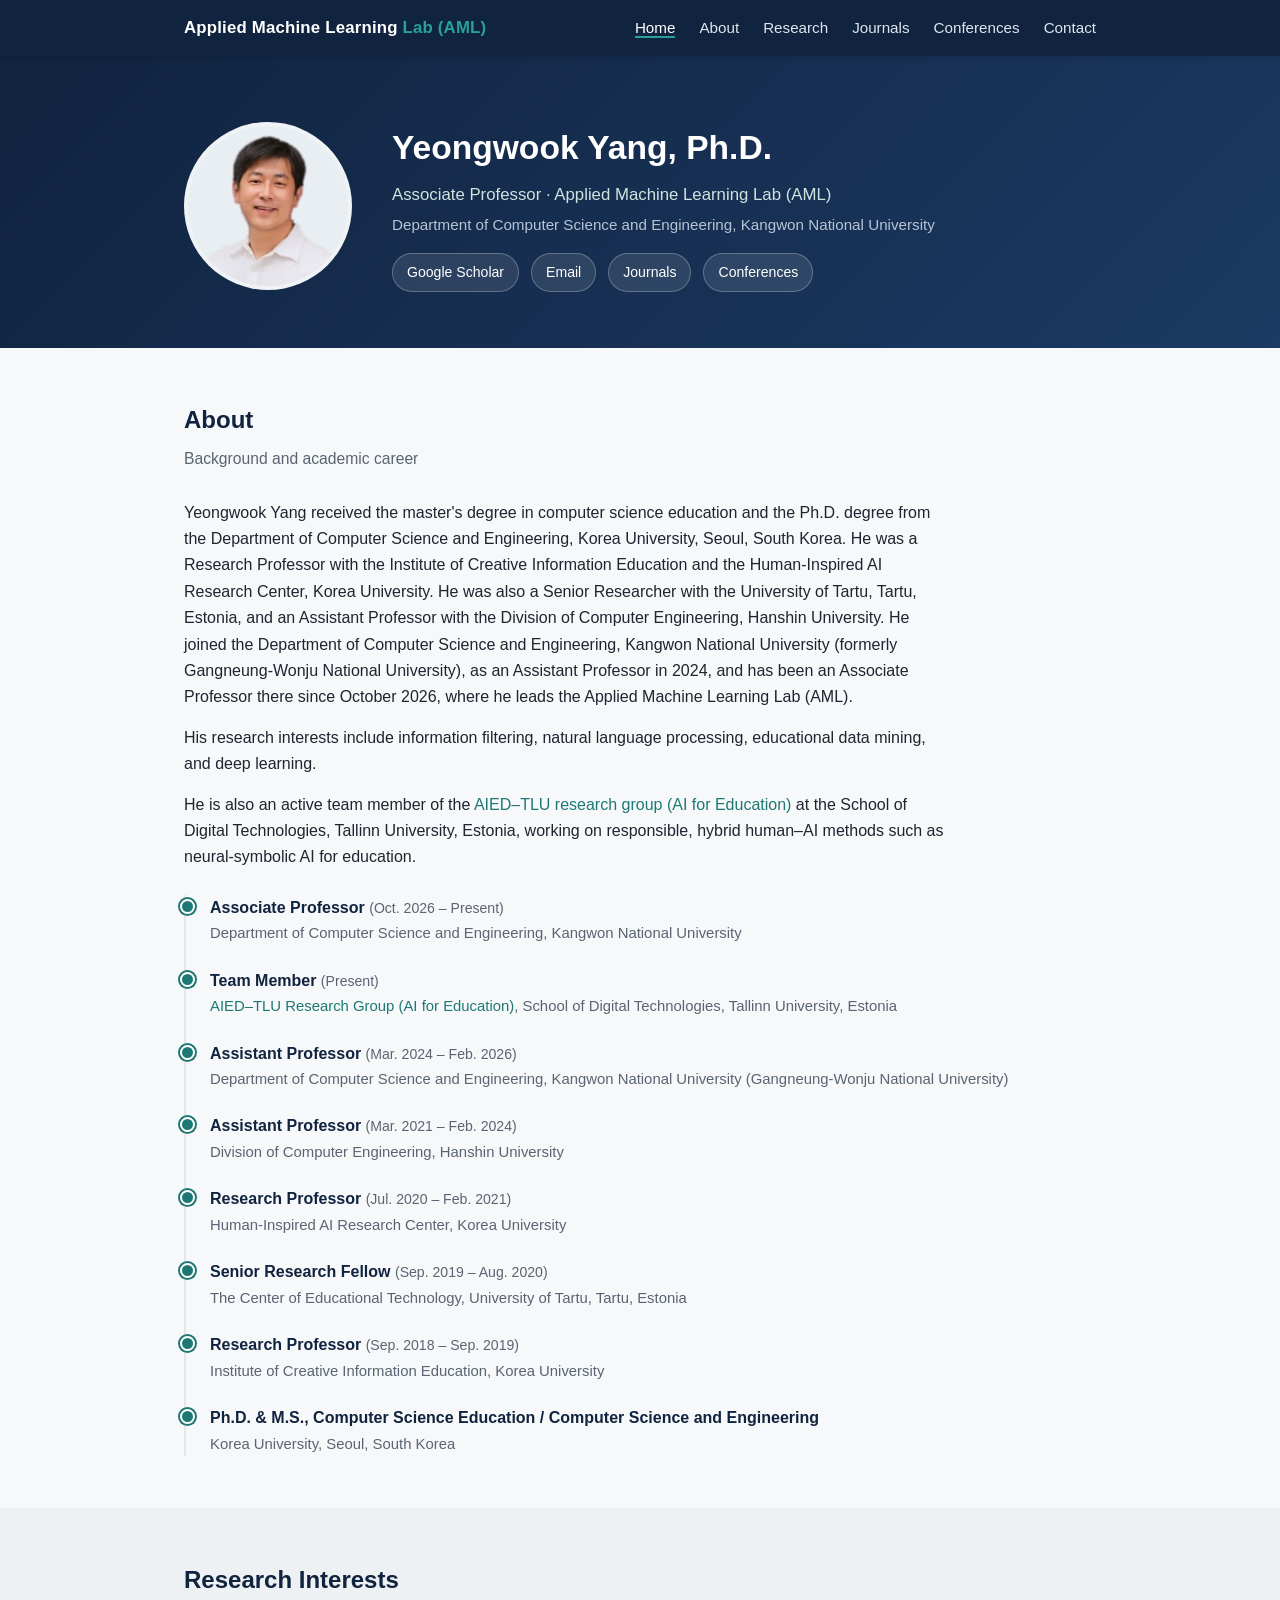
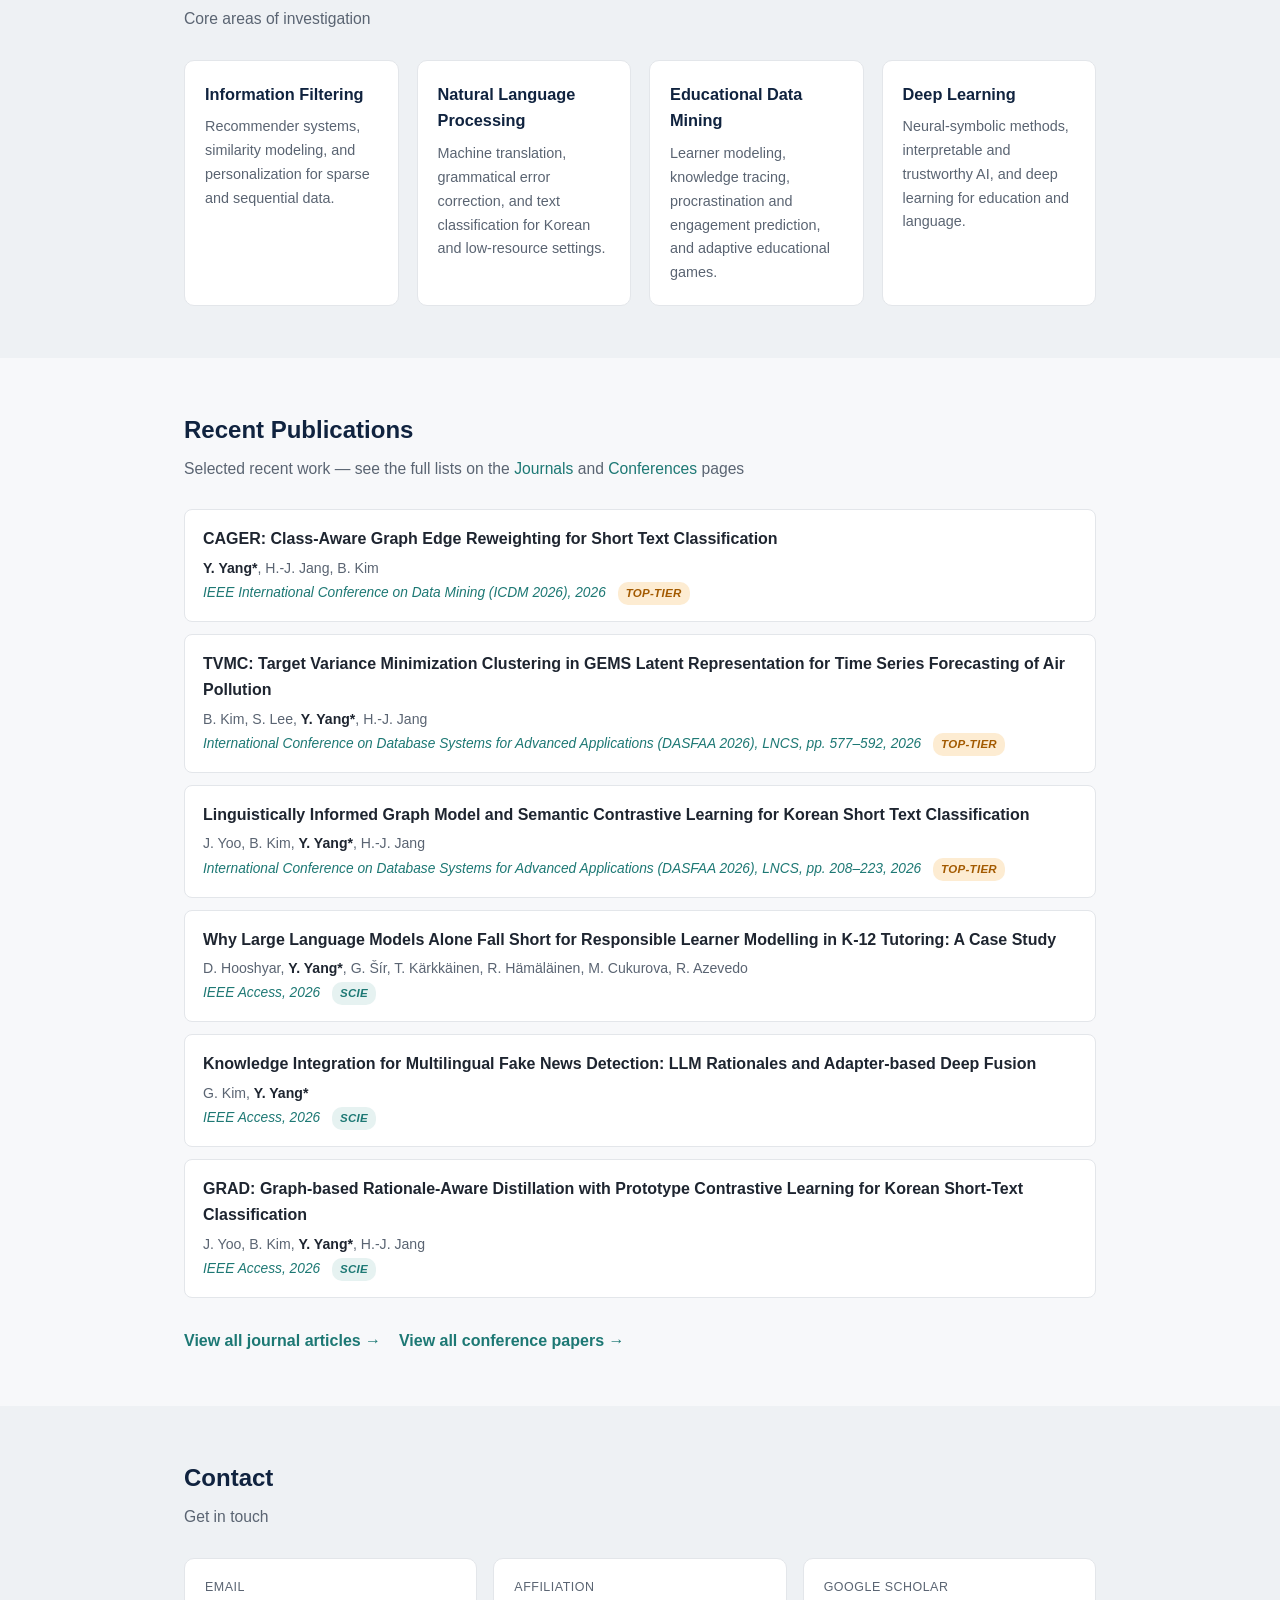
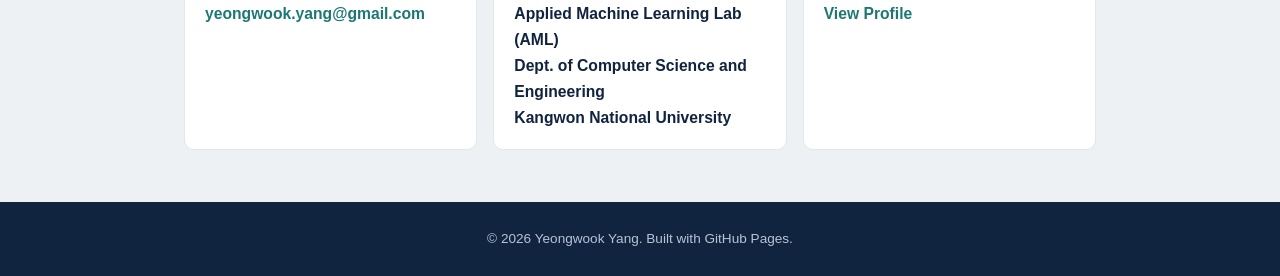
<file: index.html>
<!DOCTYPE html>
<html lang="ko">
<head>
<meta charset="UTF-8">
<meta name="viewport" content="width=device-width, initial-scale=1.0">
<title>Yeongwook Yang | Applied Machine Learning Lab (AML)</title>
<meta name="description" content="Yeongwook Yang, Ph.D. — Associate Professor, Applied Machine Learning Lab (AML), Department of Computer Science and Engineering, Kangwon National University. Research: information filtering, NLP, educational data mining, deep learning.">
<link rel="stylesheet" href="css/style.css">
</head>
<body>

<header class="site-header">
  <div class="nav-wrap">
    <div class="brand">Applied Machine Learning <span>Lab (AML)</span></div>
    <nav class="site-nav">
      <ul>
        <li><a href="index.html" class="active">Home</a></li>
        <li><a href="index.html#about">About</a></li>
        <li><a href="index.html#research">Research</a></li>
        <li><a href="journals.html">Journals</a></li>
        <li><a href="conferences.html">Conferences</a></li>
        <li><a href="index.html#contact">Contact</a></li>
      </ul>
    </nav>
  </div>
</header>

<section class="hero">
  <div class="container hero-inner">
    <div class="hero-photo">
      <img src="assets/profile.png" alt="Yeongwook Yang">
    </div>
    <div class="hero-text">
      <h1>Yeongwook Yang, Ph.D.</h1>
      <div class="title-line">Associate Professor · Applied Machine Learning Lab (AML)</div>
      <div class="affil-line">Department of Computer Science and Engineering, Kangwon National University</div>
      <div class="hero-links">
        <a href="https://scholar.google.com/citations?user=EOX_onwAAAAJ&hl=ko" target="_blank" rel="noopener">Google Scholar</a>
        <a href="mailto:yeongwook.yang@gmail.com">Email</a>
        <a href="journals.html">Journals</a>
        <a href="conferences.html">Conferences</a>
      </div>
    </div>
  </div>
</section>

<section id="about">
  <div class="container">
    <h2 class="section-title">About</h2>
    <p class="section-sub">Background and academic career</p>
    <div class="about-text">
      <p>
        Yeongwook Yang received the master's degree in computer science education and the
        Ph.D. degree from the Department of Computer Science and Engineering, Korea University,
        Seoul, South Korea. He was a Research Professor with the Institute of Creative Information
        Education and the Human-Inspired AI Research Center, Korea University. He was also a Senior Researcher with the
        University of Tartu, Tartu, Estonia, and an Assistant Professor with the Division of
        Computer Engineering, Hanshin University. He joined the Department of Computer Science and
        Engineering, Kangwon National University (formerly Gangneung-Wonju National University), as an
        Assistant Professor in 2024, and has been an Associate Professor there since October 2026,
        where he leads the Applied Machine Learning Lab (AML).
      </p>
      <p>
        His research interests include information filtering, natural language processing,
        educational data mining, and deep learning.
      </p>
      <p>
        He is also an active team member of the
        <a href="https://www.aied-tlu.ee/" target="_blank" rel="noopener">AIED–TLU research group (AI for Education)</a>
        at the School of Digital Technologies, Tallinn University, Estonia, working on responsible,
        hybrid human–AI methods such as neural-symbolic AI for education.
      </p>
    </div>

    <ul class="timeline">
      <li>
        <div class="role">Associate Professor <span class="period">(Oct. 2026 – Present)</span></div>
        <div class="org">Department of Computer Science and Engineering, Kangwon National University</div>
      </li>
      <li>
        <div class="role">Team Member <span class="period">(Present)</span></div>
        <div class="org"><a href="https://www.aied-tlu.ee/" target="_blank" rel="noopener">AIED–TLU Research Group (AI for Education)</a>, School of Digital Technologies, Tallinn University, Estonia</div>
      </li>
      <li>
        <div class="role">Assistant Professor <span class="period">(Mar. 2024 – Feb. 2026)</span></div>
        <div class="org">Department of Computer Science and Engineering, Kangwon National University (Gangneung-Wonju National University)</div>
      </li>
      <li>
        <div class="role">Assistant Professor <span class="period">(Mar. 2021 – Feb. 2024)</span></div>
        <div class="org">Division of Computer Engineering, Hanshin University</div>
      </li>
      <li>
        <div class="role">Research Professor <span class="period">(Jul. 2020 – Feb. 2021)</span></div>
        <div class="org">Human-Inspired AI Research Center, Korea University</div>
      </li>
      <li>
        <div class="role">Senior Research Fellow <span class="period">(Sep. 2019 – Aug. 2020)</span></div>
        <div class="org">The Center of Educational Technology, University of Tartu, Tartu, Estonia</div>
      </li>
      <li>
        <div class="role">Research Professor <span class="period">(Sep. 2018 – Sep. 2019)</span></div>
        <div class="org">Institute of Creative Information Education, Korea University</div>
      </li>
      <li>
        <div class="role">Ph.D. &amp; M.S., Computer Science Education / Computer Science and Engineering</div>
        <div class="org">Korea University, Seoul, South Korea</div>
      </li>
    </ul>
  </div>
</section>

<section id="research" class="alt">
  <div class="container">
    <h2 class="section-title">Research Interests</h2>
    <p class="section-sub">Core areas of investigation</p>
    <div class="interest-grid">
      <div class="interest-card">
        <h3>Information Filtering</h3>
        <p>Recommender systems, similarity modeling, and personalization for sparse and sequential data.</p>
      </div>
      <div class="interest-card">
        <h3>Natural Language Processing</h3>
        <p>Machine translation, grammatical error correction, and text classification for Korean and low-resource settings.</p>
      </div>
      <div class="interest-card">
        <h3>Educational Data Mining</h3>
        <p>Learner modeling, knowledge tracing, procrastination and engagement prediction, and adaptive educational games.</p>
      </div>
      <div class="interest-card">
        <h3>Deep Learning</h3>
        <p>Neural-symbolic methods, interpretable and trustworthy AI, and deep learning for education and language.</p>
      </div>
    </div>
  </div>
</section>

<section id="recent-pubs">
  <div class="container">
    <h2 class="section-title">Recent Publications</h2>
    <p class="section-sub">Selected recent work — see the full lists on the <a href="journals.html">Journals</a> and <a href="conferences.html">Conferences</a> pages</p>
    <ul class="pub-list pub-preview-list">
      <li class="pub-item">
        <div class="pub-title">CAGER: Class-Aware Graph Edge Reweighting for Short Text Classification</div>
        <div class="pub-authors"><strong class="me">Y. Yang*</strong>, H.-J. Jang, B. Kim</div>
        <div class="pub-venue">IEEE International Conference on Data Mining (ICDM 2026), 2026 <span class="pub-badge badge-top">Top-tier</span></div>
      </li>
      <li class="pub-item">
        <div class="pub-title">TVMC: Target Variance Minimization Clustering in GEMS Latent Representation for Time Series Forecasting of Air Pollution</div>
        <div class="pub-authors">B. Kim, S. Lee, <strong class="me">Y. Yang*</strong>, H.-J. Jang</div>
        <div class="pub-venue">International Conference on Database Systems for Advanced Applications (DASFAA 2026), LNCS, pp. 577–592, 2026 <span class="pub-badge badge-top">Top-tier</span></div>
      </li>
      <li class="pub-item">
        <div class="pub-title">Linguistically Informed Graph Model and Semantic Contrastive Learning for Korean Short Text Classification</div>
        <div class="pub-authors">J. Yoo, B. Kim, <strong class="me">Y. Yang*</strong>, H.-J. Jang</div>
        <div class="pub-venue">International Conference on Database Systems for Advanced Applications (DASFAA 2026), LNCS, pp. 208–223, 2026 <span class="pub-badge badge-top">Top-tier</span></div>
      </li>
      <li class="pub-item">
        <div class="pub-title">Why Large Language Models Alone Fall Short for Responsible Learner Modelling in K-12 Tutoring: A Case Study</div>
        <div class="pub-authors">D. Hooshyar, <strong class="me">Y. Yang*</strong>, G. Šír, T. Kärkkäinen, R. Hämäläinen, M. Cukurova, R. Azevedo</div>
        <div class="pub-venue">IEEE Access, 2026 <span class="pub-badge">SCIE</span></div>
      </li>
      <li class="pub-item">
        <div class="pub-title">Knowledge Integration for Multilingual Fake News Detection: LLM Rationales and Adapter-based Deep Fusion</div>
        <div class="pub-authors">G. Kim, <strong class="me">Y. Yang*</strong></div>
        <div class="pub-venue">IEEE Access, 2026 <span class="pub-badge">SCIE</span></div>
      </li>
      <li class="pub-item">
        <div class="pub-title">GRAD: Graph-based Rationale-Aware Distillation with Prototype Contrastive Learning for Korean Short-Text Classification</div>
        <div class="pub-authors">J. Yoo, B. Kim, <strong class="me">Y. Yang*</strong>, H.-J. Jang</div>
        <div class="pub-venue">IEEE Access, 2026 <span class="pub-badge">SCIE</span></div>
      </li>
    </ul>
    <a class="view-all-link" href="journals.html">View all journal articles &rarr;</a>
    &nbsp;&nbsp;
    <a class="view-all-link" href="conferences.html">View all conference papers &rarr;</a>
  </div>
</section>

<section id="contact" class="alt">
  <div class="container">
    <h2 class="section-title">Contact</h2>
    <p class="section-sub">Get in touch</p>
    <div class="contact-grid">
      <div class="contact-card">
        <div class="label">Email</div>
        <div class="value"><a href="mailto:yeongwook.yang@gmail.com">yeongwook.yang@gmail.com</a></div>
      </div>
      <div class="contact-card">
        <div class="label">Affiliation</div>
        <div class="value">Applied Machine Learning Lab (AML)<br>Dept. of Computer Science and Engineering<br>Kangwon National University</div>
      </div>
      <div class="contact-card">
        <div class="label">Google Scholar</div>
        <div class="value"><a href="https://scholar.google.com/citations?user=EOX_onwAAAAJ&hl=ko" target="_blank" rel="noopener">View Profile</a></div>
      </div>
    </div>
  </div>
</section>

<footer class="site-footer">
  <div class="container">
    &copy; <span id="year"></span> Yeongwook Yang. Built with GitHub Pages.
  </div>
</footer>

<script>
  document.getElementById('year').textContent = new Date().getFullYear();
</script>
</body>
</html>
</file>
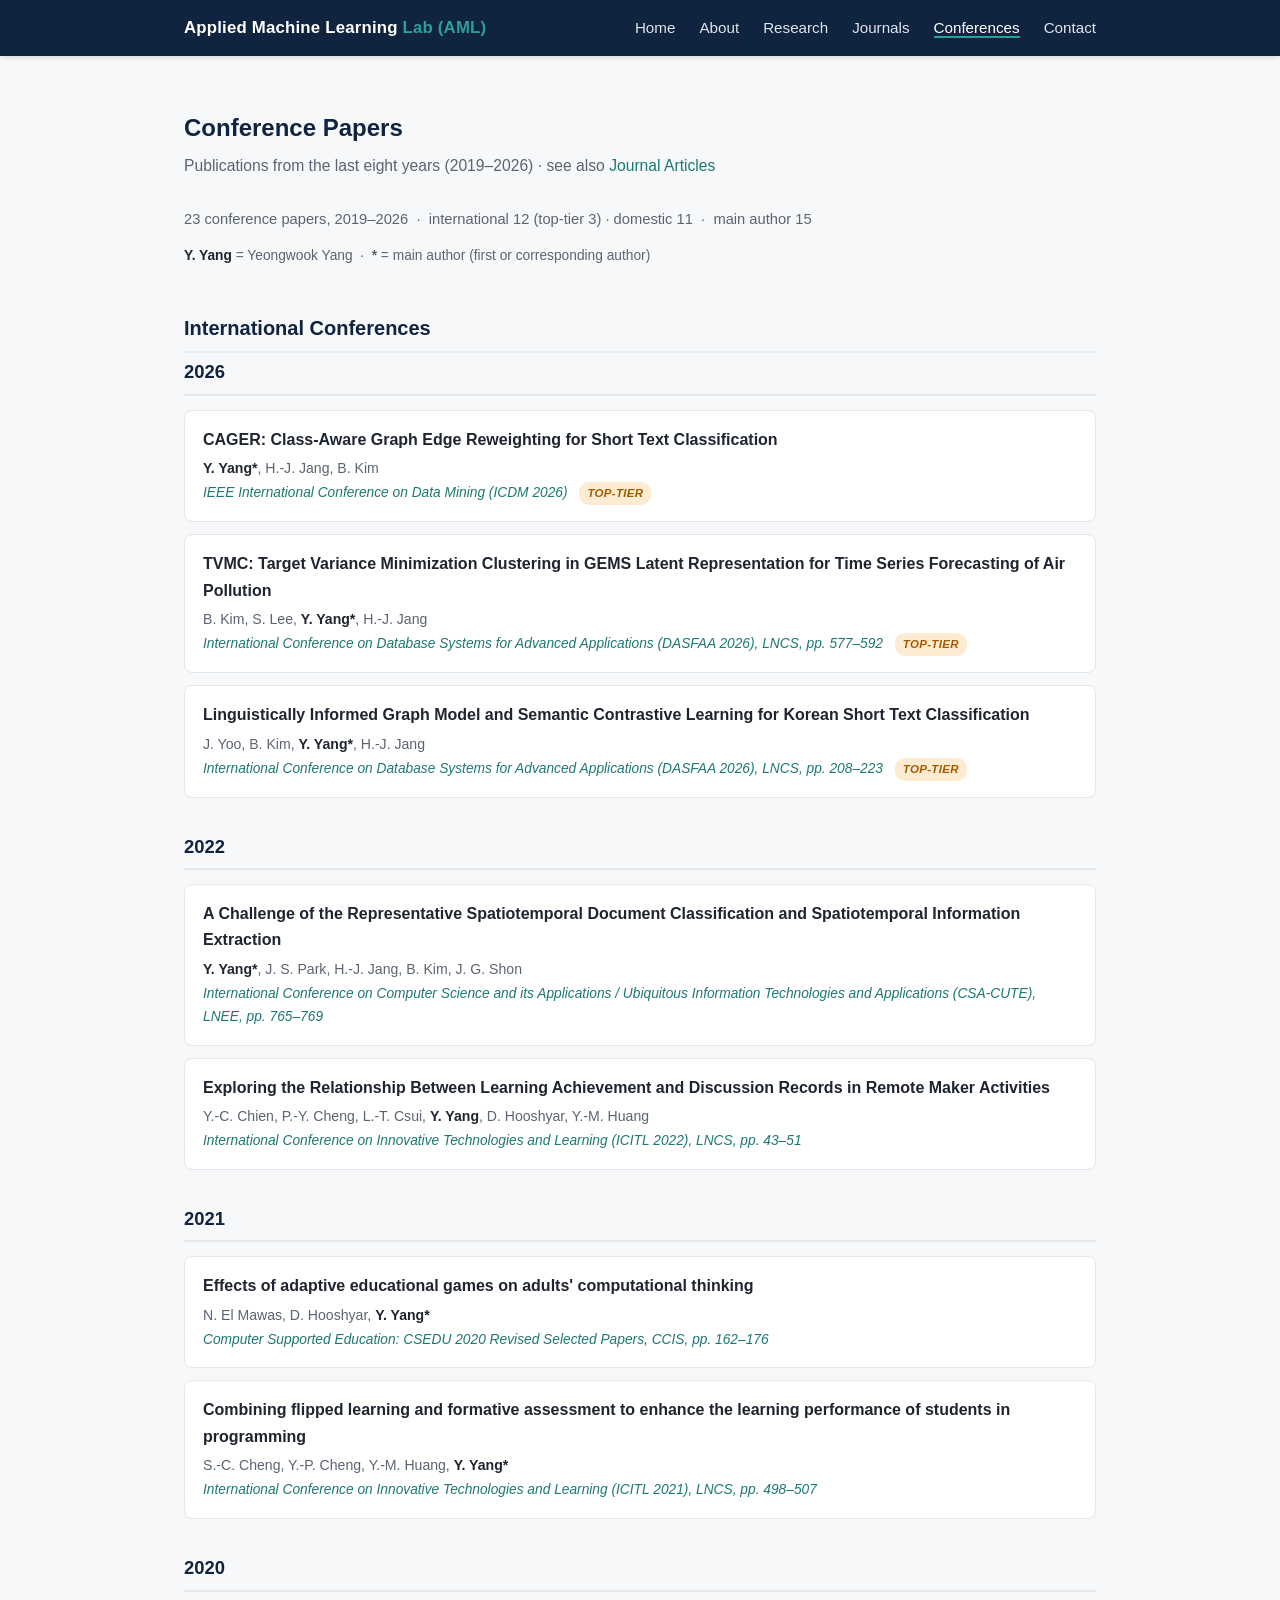
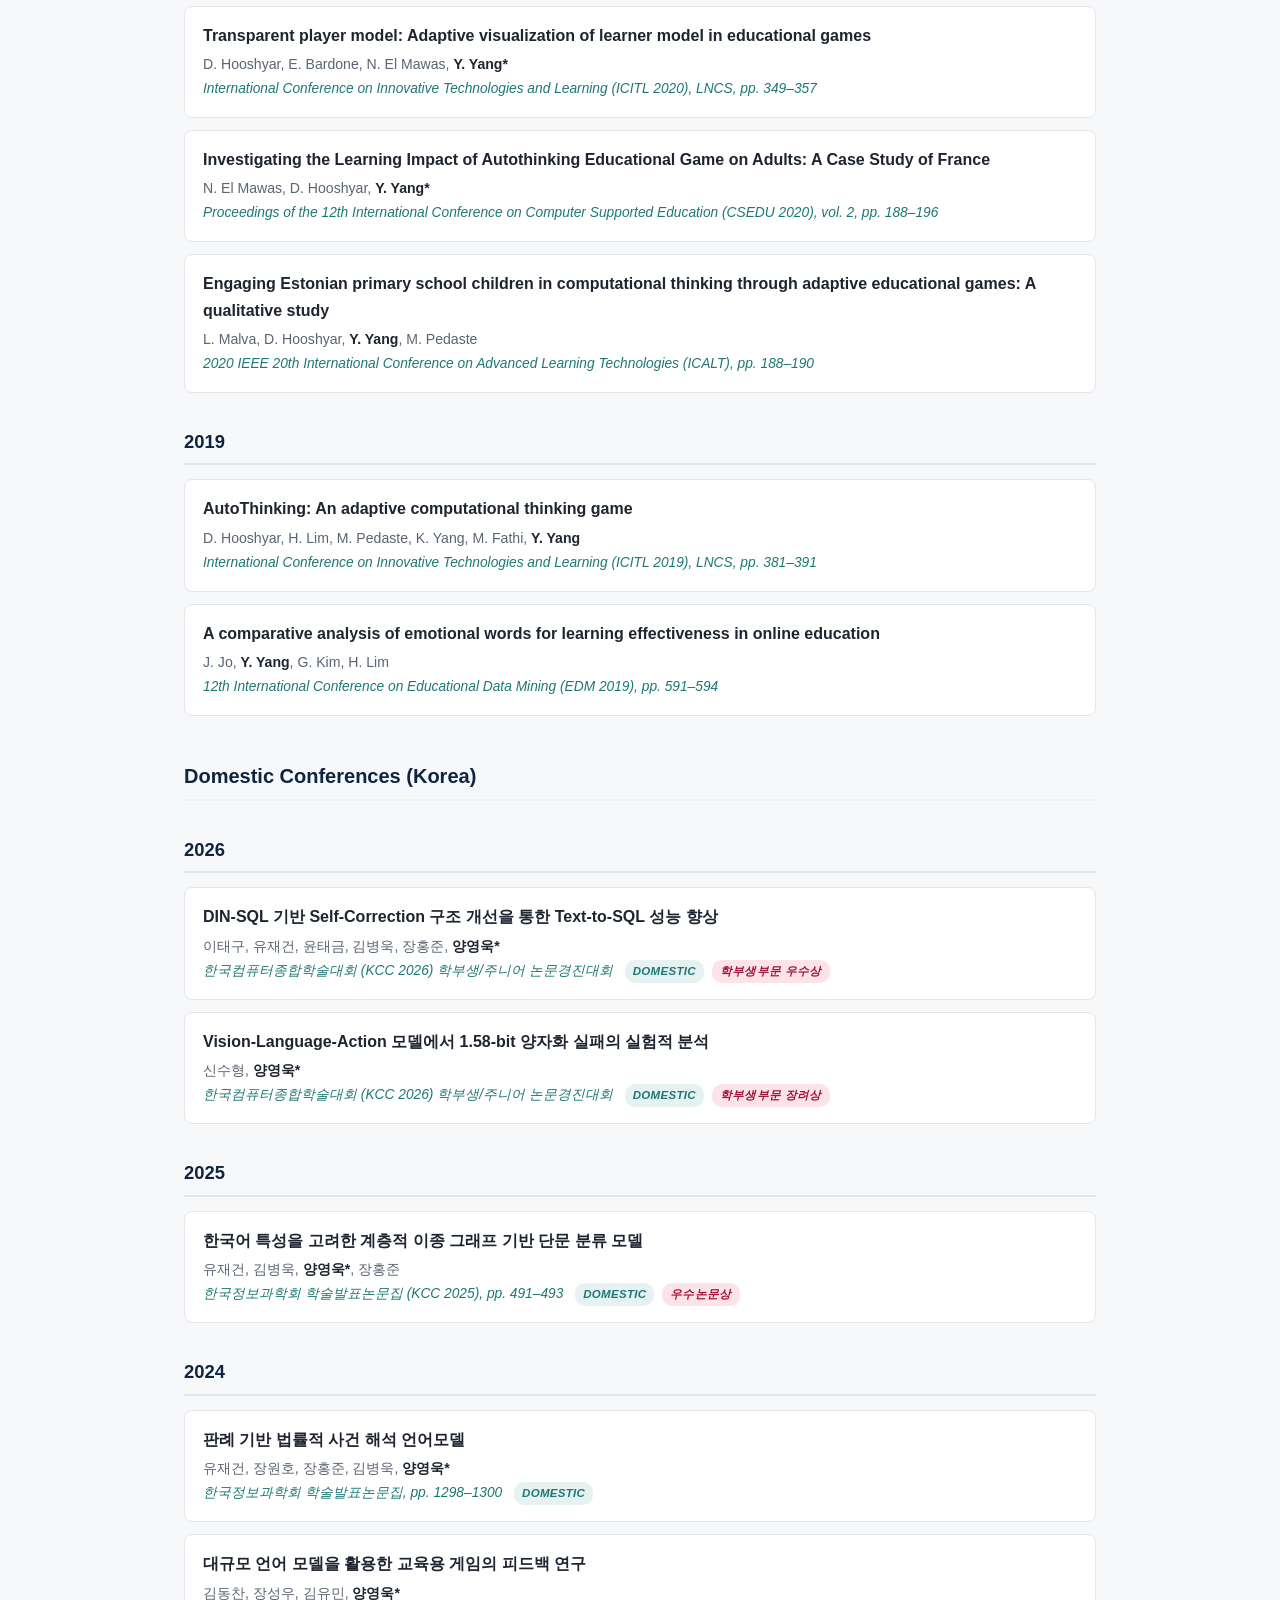
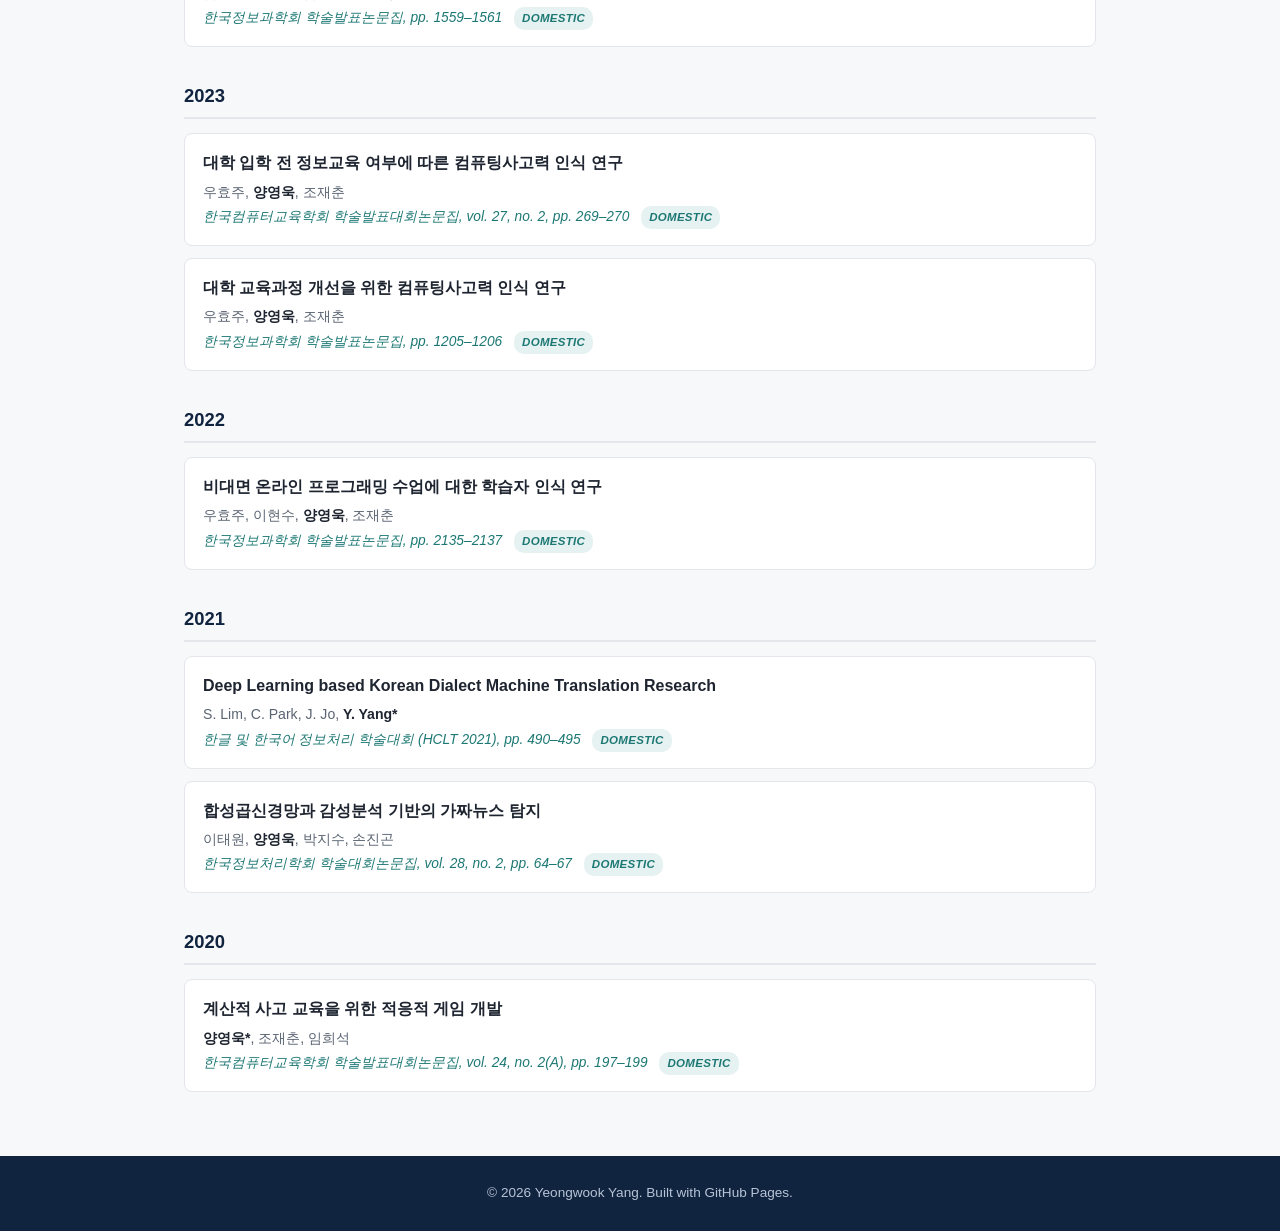
<file: conferences.html>
<!DOCTYPE html>
<html lang="ko">
<head>
<meta charset="UTF-8">
<meta name="viewport" content="width=device-width, initial-scale=1.0">
<title>Conference Papers | Yeongwook Yang · AML Lab</title>
<meta name="description" content="Conference publications of Yeongwook Yang, Ph.D. — Associate Professor, Kangwon National University.">
<link rel="stylesheet" href="css/style.css">
</head>
<body>

<header class="site-header">
  <div class="nav-wrap">
    <div class="brand">Applied Machine Learning <span>Lab (AML)</span></div>
    <nav class="site-nav">
      <ul>
        <li><a href="index.html">Home</a></li>
        <li><a href="index.html#about">About</a></li>
        <li><a href="index.html#research">Research</a></li>
        <li><a href="journals.html">Journals</a></li>
        <li><a href="conferences.html" class="active">Conferences</a></li>
        <li><a href="index.html#contact">Contact</a></li>
      </ul>
    </nav>
  </div>
</header>

<section>
  <div class="container">
    <h2 class="section-title">Conference Papers</h2>
    <p class="section-sub">Publications from the last eight years (2019–2026) · see also <a href="journals.html">Journal Articles</a></p>

    <div class="pub-toolbar">
      <div class="pub-count">23 conference papers, 2019–2026 &nbsp;·&nbsp; international 12 (top-tier 3) · domestic 11 &nbsp;·&nbsp; main author 15</div>
    </div>
    <p class="pub-legend"><strong class="me">Y. Yang</strong> = Yeongwook Yang &nbsp;·&nbsp; <strong>*</strong> = main author (first or corresponding author)</p>

    <h2 class="section-title sub-section-title">International Conferences</h2>

    <h3 class="year-heading">2026</h3>
    <ul class="pub-list">
      <li class="pub-item">
        <div class="pub-title">CAGER: Class-Aware Graph Edge Reweighting for Short Text Classification</div>
        <div class="pub-authors"><strong class="me">Y. Yang*</strong>, H.-J. Jang, B. Kim</div>
        <div class="pub-venue">IEEE International Conference on Data Mining (ICDM 2026) <span class="pub-badge badge-top">Top-tier</span></div>
      </li>
      <li class="pub-item">
        <div class="pub-title">TVMC: Target Variance Minimization Clustering in GEMS Latent Representation for Time Series Forecasting of Air Pollution</div>
        <div class="pub-authors">B. Kim, S. Lee, <strong class="me">Y. Yang*</strong>, H.-J. Jang</div>
        <div class="pub-venue">International Conference on Database Systems for Advanced Applications (DASFAA 2026), LNCS, pp. 577–592 <span class="pub-badge badge-top">Top-tier</span></div>
      </li>
      <li class="pub-item">
        <div class="pub-title">Linguistically Informed Graph Model and Semantic Contrastive Learning for Korean Short Text Classification</div>
        <div class="pub-authors">J. Yoo, B. Kim, <strong class="me">Y. Yang*</strong>, H.-J. Jang</div>
        <div class="pub-venue">International Conference on Database Systems for Advanced Applications (DASFAA 2026), LNCS, pp. 208–223 <span class="pub-badge badge-top">Top-tier</span></div>
      </li>
    </ul>

    <h3 class="year-heading">2022</h3>
    <ul class="pub-list">
      <li class="pub-item">
        <div class="pub-title">A Challenge of the Representative Spatiotemporal Document Classification and Spatiotemporal Information Extraction</div>
        <div class="pub-authors"><strong class="me">Y. Yang*</strong>, J. S. Park, H.-J. Jang, B. Kim, J. G. Shon</div>
        <div class="pub-venue">International Conference on Computer Science and its Applications / Ubiquitous Information Technologies and Applications (CSA-CUTE), LNEE, pp. 765–769 </div>
      </li>
      <li class="pub-item">
        <div class="pub-title">Exploring the Relationship Between Learning Achievement and Discussion Records in Remote Maker Activities</div>
        <div class="pub-authors">Y.-C. Chien, P.-Y. Cheng, L.-T. Csui, <strong class="me">Y. Yang</strong>, D. Hooshyar, Y.-M. Huang</div>
        <div class="pub-venue">International Conference on Innovative Technologies and Learning (ICITL 2022), LNCS, pp. 43–51 </div>
      </li>
    </ul>

    <h3 class="year-heading">2021</h3>
    <ul class="pub-list">
      <li class="pub-item">
        <div class="pub-title">Effects of adaptive educational games on adults&#x27; computational thinking</div>
        <div class="pub-authors">N. El Mawas, D. Hooshyar, <strong class="me">Y. Yang*</strong></div>
        <div class="pub-venue">Computer Supported Education: CSEDU 2020 Revised Selected Papers, CCIS, pp. 162–176 </div>
      </li>
      <li class="pub-item">
        <div class="pub-title">Combining flipped learning and formative assessment to enhance the learning performance of students in programming</div>
        <div class="pub-authors">S.-C. Cheng, Y.-P. Cheng, Y.-M. Huang, <strong class="me">Y. Yang*</strong></div>
        <div class="pub-venue">International Conference on Innovative Technologies and Learning (ICITL 2021), LNCS, pp. 498–507 </div>
      </li>
    </ul>

    <h3 class="year-heading">2020</h3>
    <ul class="pub-list">
      <li class="pub-item">
        <div class="pub-title">Transparent player model: Adaptive visualization of learner model in educational games</div>
        <div class="pub-authors">D. Hooshyar, E. Bardone, N. El Mawas, <strong class="me">Y. Yang*</strong></div>
        <div class="pub-venue">International Conference on Innovative Technologies and Learning (ICITL 2020), LNCS, pp. 349–357 </div>
      </li>
      <li class="pub-item">
        <div class="pub-title">Investigating the Learning Impact of Autothinking Educational Game on Adults: A Case Study of France</div>
        <div class="pub-authors">N. El Mawas, D. Hooshyar, <strong class="me">Y. Yang*</strong></div>
        <div class="pub-venue">Proceedings of the 12th International Conference on Computer Supported Education (CSEDU 2020), vol. 2, pp. 188–196 </div>
      </li>
      <li class="pub-item">
        <div class="pub-title">Engaging Estonian primary school children in computational thinking through adaptive educational games: A qualitative study</div>
        <div class="pub-authors">L. Malva, D. Hooshyar, <strong class="me">Y. Yang</strong>, M. Pedaste</div>
        <div class="pub-venue">2020 IEEE 20th International Conference on Advanced Learning Technologies (ICALT), pp. 188–190 </div>
      </li>
    </ul>

    <h3 class="year-heading">2019</h3>
    <ul class="pub-list">
      <li class="pub-item">
        <div class="pub-title">AutoThinking: An adaptive computational thinking game</div>
        <div class="pub-authors">D. Hooshyar, H. Lim, M. Pedaste, K. Yang, M. Fathi, <strong class="me">Y. Yang</strong></div>
        <div class="pub-venue">International Conference on Innovative Technologies and Learning (ICITL 2019), LNCS, pp. 381–391 </div>
      </li>
      <li class="pub-item">
        <div class="pub-title">A comparative analysis of emotional words for learning effectiveness in online education</div>
        <div class="pub-authors">J. Jo, <strong class="me">Y. Yang</strong>, G. Kim, H. Lim</div>
        <div class="pub-venue">12th International Conference on Educational Data Mining (EDM 2019), pp. 591–594</div>
      </li>
    </ul>

    <h2 class="section-title sub-section-title">Domestic Conferences (Korea)</h2>

    <h3 class="year-heading">2026</h3>
    <ul class="pub-list">
      <li class="pub-item">
        <div class="pub-title">DIN-SQL 기반 Self-Correction 구조 개선을 통한 Text-to-SQL 성능 향상</div>
        <div class="pub-authors">이태구, 유재건, 윤태금, 김병욱, 장홍준, <strong class="me">양영욱*</strong></div>
        <div class="pub-venue">한국컴퓨터종합학술대회 (KCC 2026) 학부생/주니어 논문경진대회 <span class="pub-badge">Domestic</span> <span class="pub-badge badge-award">학부생부문 우수상</span></div>
      </li>
      <li class="pub-item">
        <div class="pub-title">Vision-Language-Action 모델에서 1.58-bit 양자화 실패의 실험적 분석</div>
        <div class="pub-authors">신수형, <strong class="me">양영욱*</strong></div>
        <div class="pub-venue">한국컴퓨터종합학술대회 (KCC 2026) 학부생/주니어 논문경진대회 <span class="pub-badge">Domestic</span> <span class="pub-badge badge-award">학부생부문 장려상</span></div>
      </li>
    </ul>

    <h3 class="year-heading">2025</h3>
    <ul class="pub-list">
      <li class="pub-item">
        <div class="pub-title">한국어 특성을 고려한 계층적 이종 그래프 기반 단문 분류 모델</div>
        <div class="pub-authors">유재건, 김병욱, <strong class="me">양영욱*</strong>, 장홍준</div>
        <div class="pub-venue">한국정보과학회 학술발표논문집 (KCC 2025), pp. 491–493 <span class="pub-badge">Domestic</span> <span class="pub-badge badge-award">우수논문상</span></div>
      </li>
    </ul>

    <h3 class="year-heading">2024</h3>
    <ul class="pub-list">
      <li class="pub-item">
        <div class="pub-title">판례 기반 법률적 사건 해석 언어모델</div>
        <div class="pub-authors">유재건, 장원호, 장홍준, 김병욱, <strong class="me">양영욱*</strong></div>
        <div class="pub-venue">한국정보과학회 학술발표논문집, pp. 1298–1300 <span class="pub-badge">Domestic</span></div>
      </li>
      <li class="pub-item">
        <div class="pub-title">대규모 언어 모델을 활용한 교육용 게임의 피드백 연구</div>
        <div class="pub-authors">김동찬, 장성우, 김유민, <strong class="me">양영욱*</strong></div>
        <div class="pub-venue">한국정보과학회 학술발표논문집, pp. 1559–1561 <span class="pub-badge">Domestic</span></div>
      </li>
    </ul>

    <h3 class="year-heading">2023</h3>
    <ul class="pub-list">
      <li class="pub-item">
        <div class="pub-title">대학 입학 전 정보교육 여부에 따른 컴퓨팅사고력 인식 연구</div>
        <div class="pub-authors">우효주, <strong class="me">양영욱</strong>, 조재춘</div>
        <div class="pub-venue">한국컴퓨터교육학회 학술발표대회논문집, vol. 27, no. 2, pp. 269–270 <span class="pub-badge">Domestic</span></div>
      </li>
      <li class="pub-item">
        <div class="pub-title">대학 교육과정 개선을 위한 컴퓨팅사고력 인식 연구</div>
        <div class="pub-authors">우효주, <strong class="me">양영욱</strong>, 조재춘</div>
        <div class="pub-venue">한국정보과학회 학술발표논문집, pp. 1205–1206 <span class="pub-badge">Domestic</span></div>
      </li>
    </ul>

    <h3 class="year-heading">2022</h3>
    <ul class="pub-list">
      <li class="pub-item">
        <div class="pub-title">비대면 온라인 프로그래밍 수업에 대한 학습자 인식 연구</div>
        <div class="pub-authors">우효주, 이현수, <strong class="me">양영욱</strong>, 조재춘</div>
        <div class="pub-venue">한국정보과학회 학술발표논문집, pp. 2135–2137 <span class="pub-badge">Domestic</span></div>
      </li>
    </ul>

    <h3 class="year-heading">2021</h3>
    <ul class="pub-list">
      <li class="pub-item">
        <div class="pub-title">Deep Learning based Korean Dialect Machine Translation Research</div>
        <div class="pub-authors">S. Lim, C. Park, J. Jo, <strong class="me">Y. Yang*</strong></div>
        <div class="pub-venue">한글 및 한국어 정보처리 학술대회 (HCLT 2021), pp. 490–495 <span class="pub-badge">Domestic</span></div>
      </li>
      <li class="pub-item">
        <div class="pub-title">합성곱신경망과 감성분석 기반의 가짜뉴스 탐지</div>
        <div class="pub-authors">이태원, <strong class="me">양영욱</strong>, 박지수, 손진곤</div>
        <div class="pub-venue">한국정보처리학회 학술대회논문집, vol. 28, no. 2, pp. 64–67 <span class="pub-badge">Domestic</span></div>
      </li>
    </ul>

    <h3 class="year-heading">2020</h3>
    <ul class="pub-list">
      <li class="pub-item">
        <div class="pub-title">계산적 사고 교육을 위한 적응적 게임 개발</div>
        <div class="pub-authors"><strong class="me">양영욱*</strong>, 조재춘, 임희석</div>
        <div class="pub-venue">한국컴퓨터교육학회 학술발표대회논문집, vol. 24, no. 2(A), pp. 197–199 <span class="pub-badge">Domestic</span></div>
      </li>
    </ul>

  </div>
</section>

<footer class="site-footer">
  <div class="container">
    &copy; <span id="year"></span> Yeongwook Yang. Built with GitHub Pages.
  </div>
</footer>

<script>
  document.getElementById('year').textContent = new Date().getFullYear();
</script>
</body>
</html>
</file>
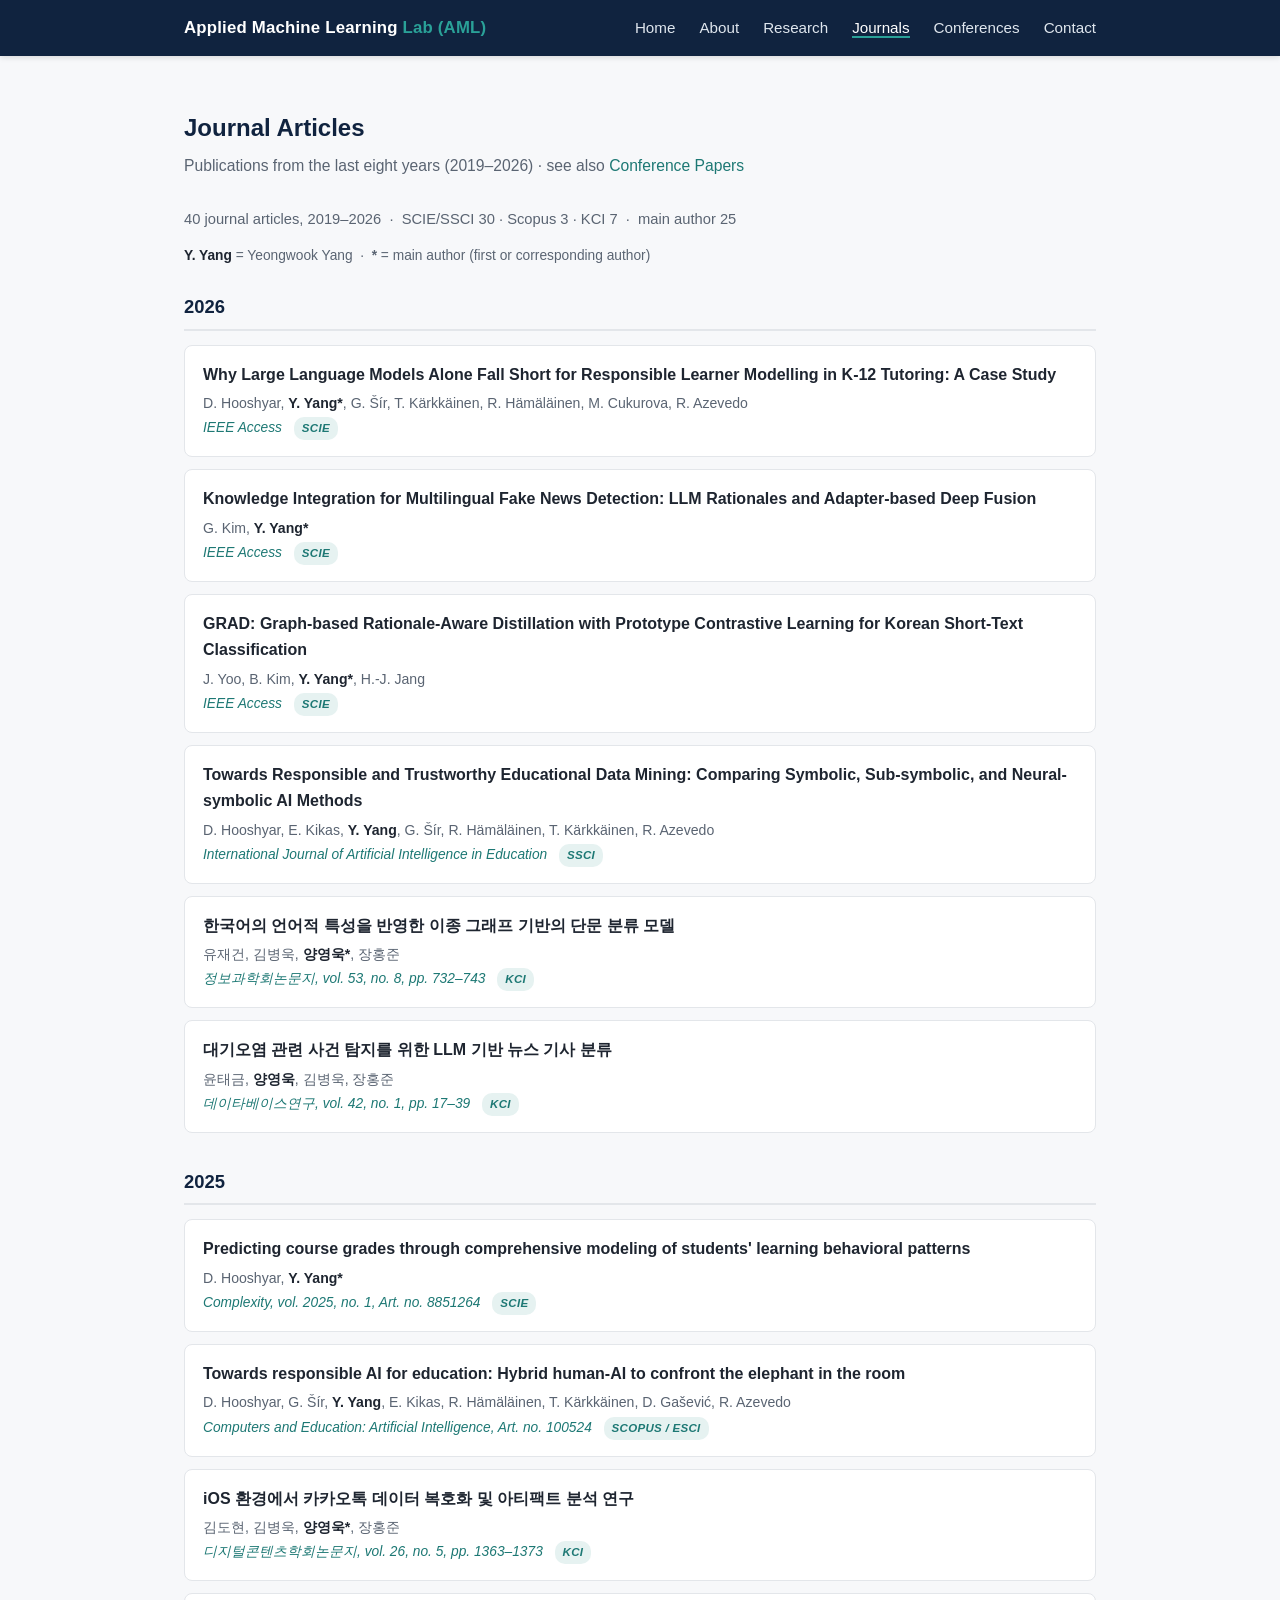
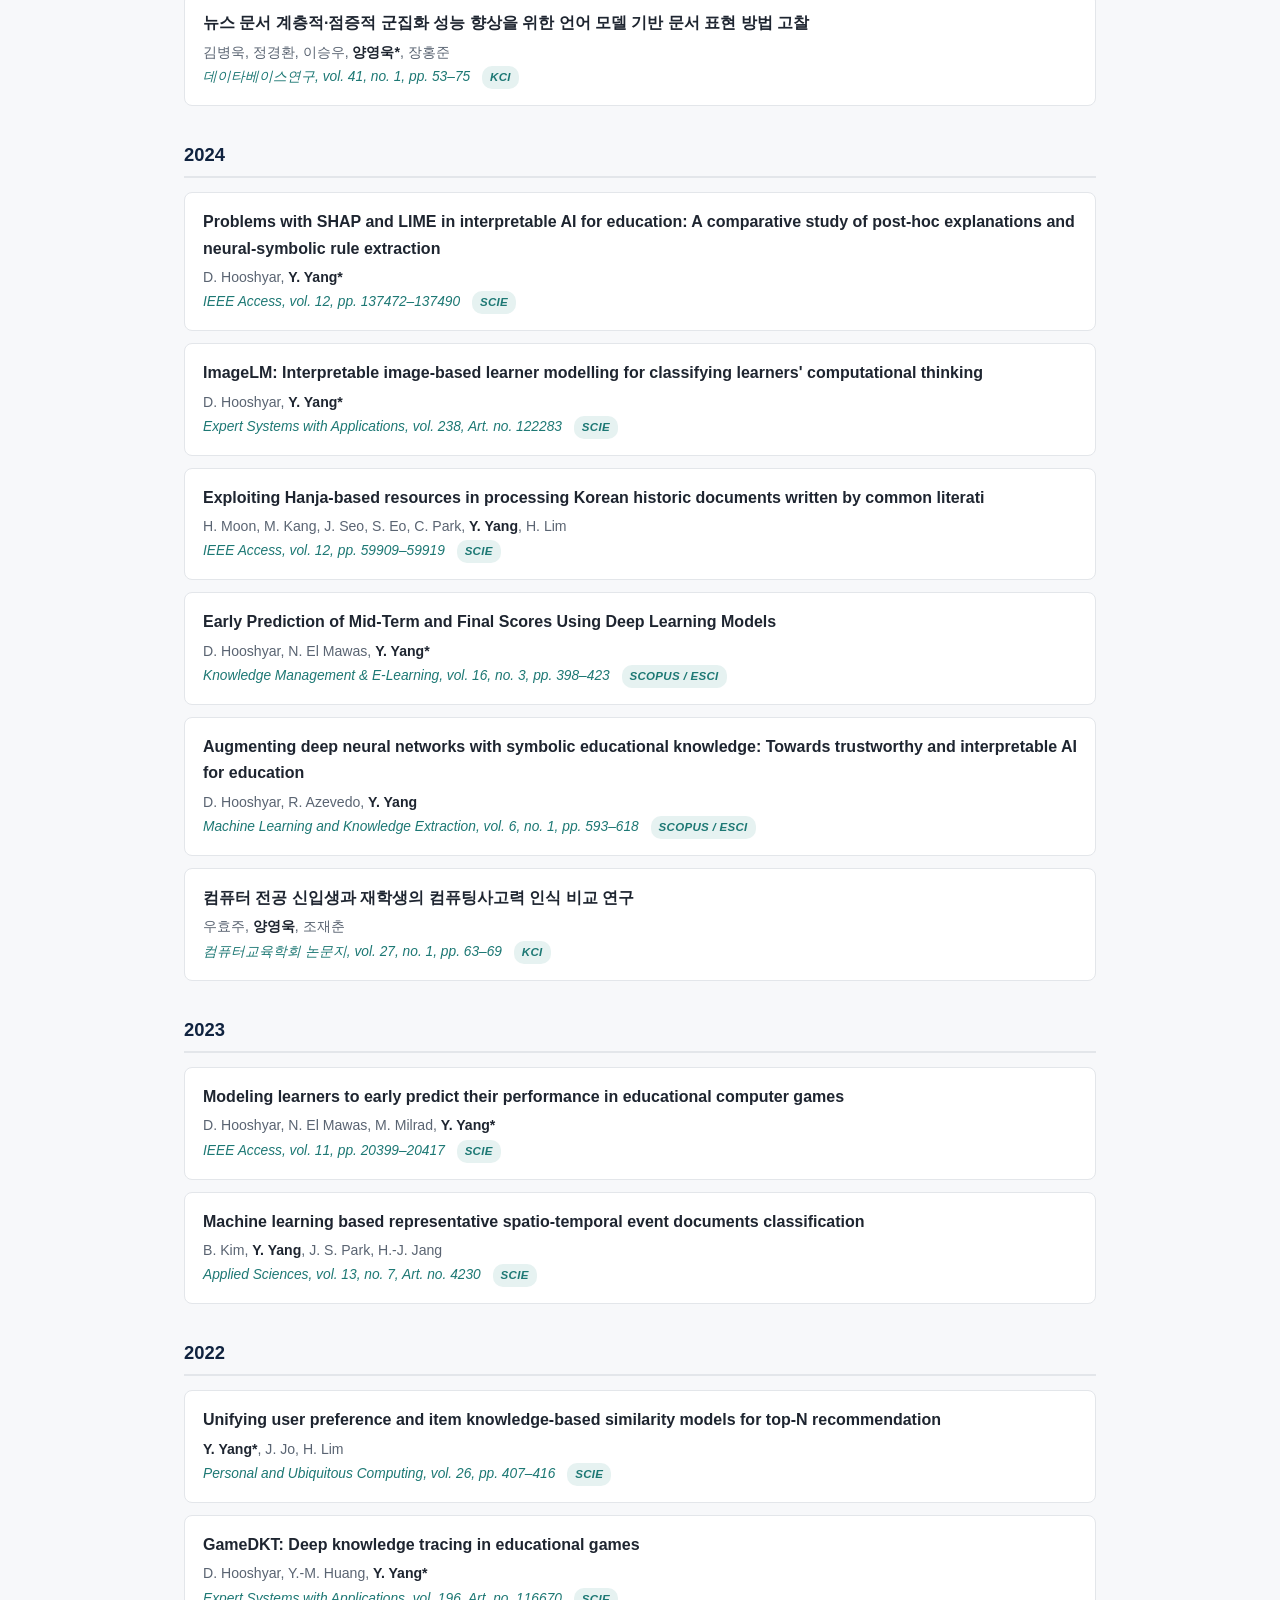
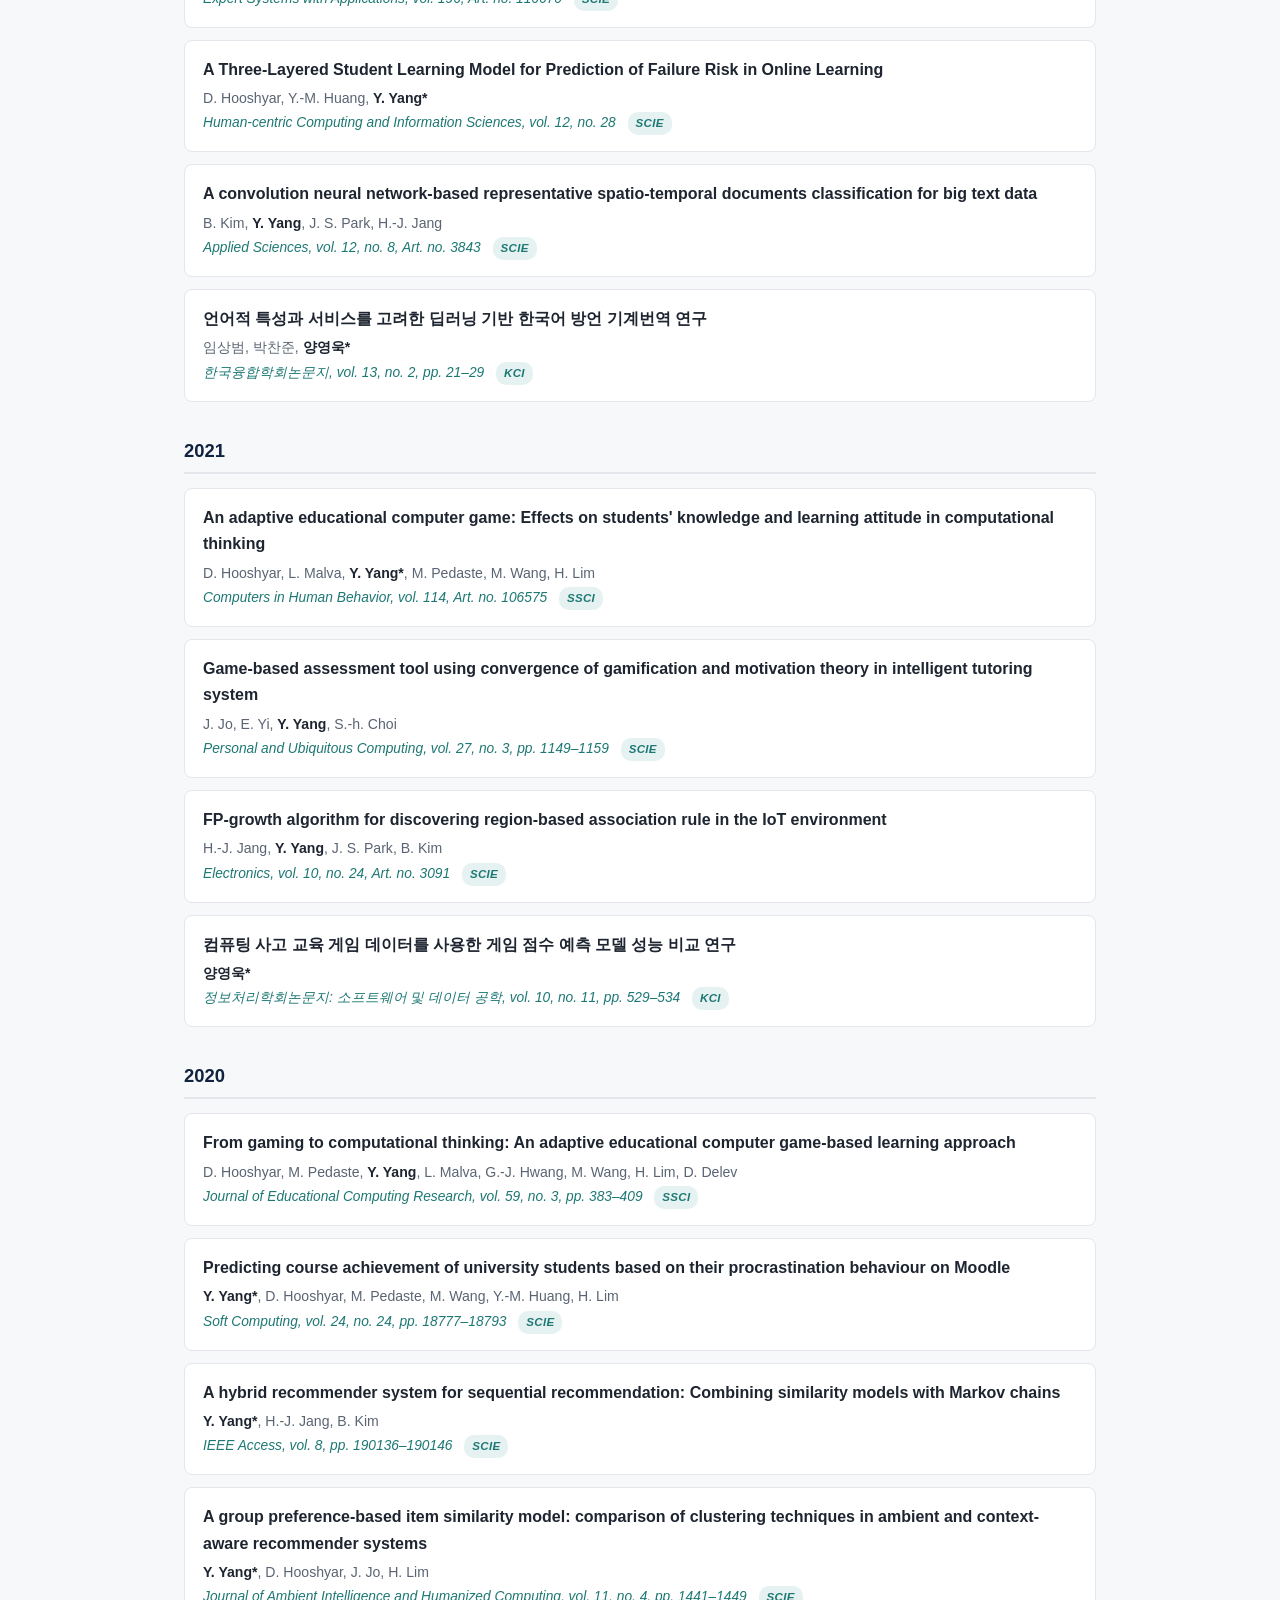
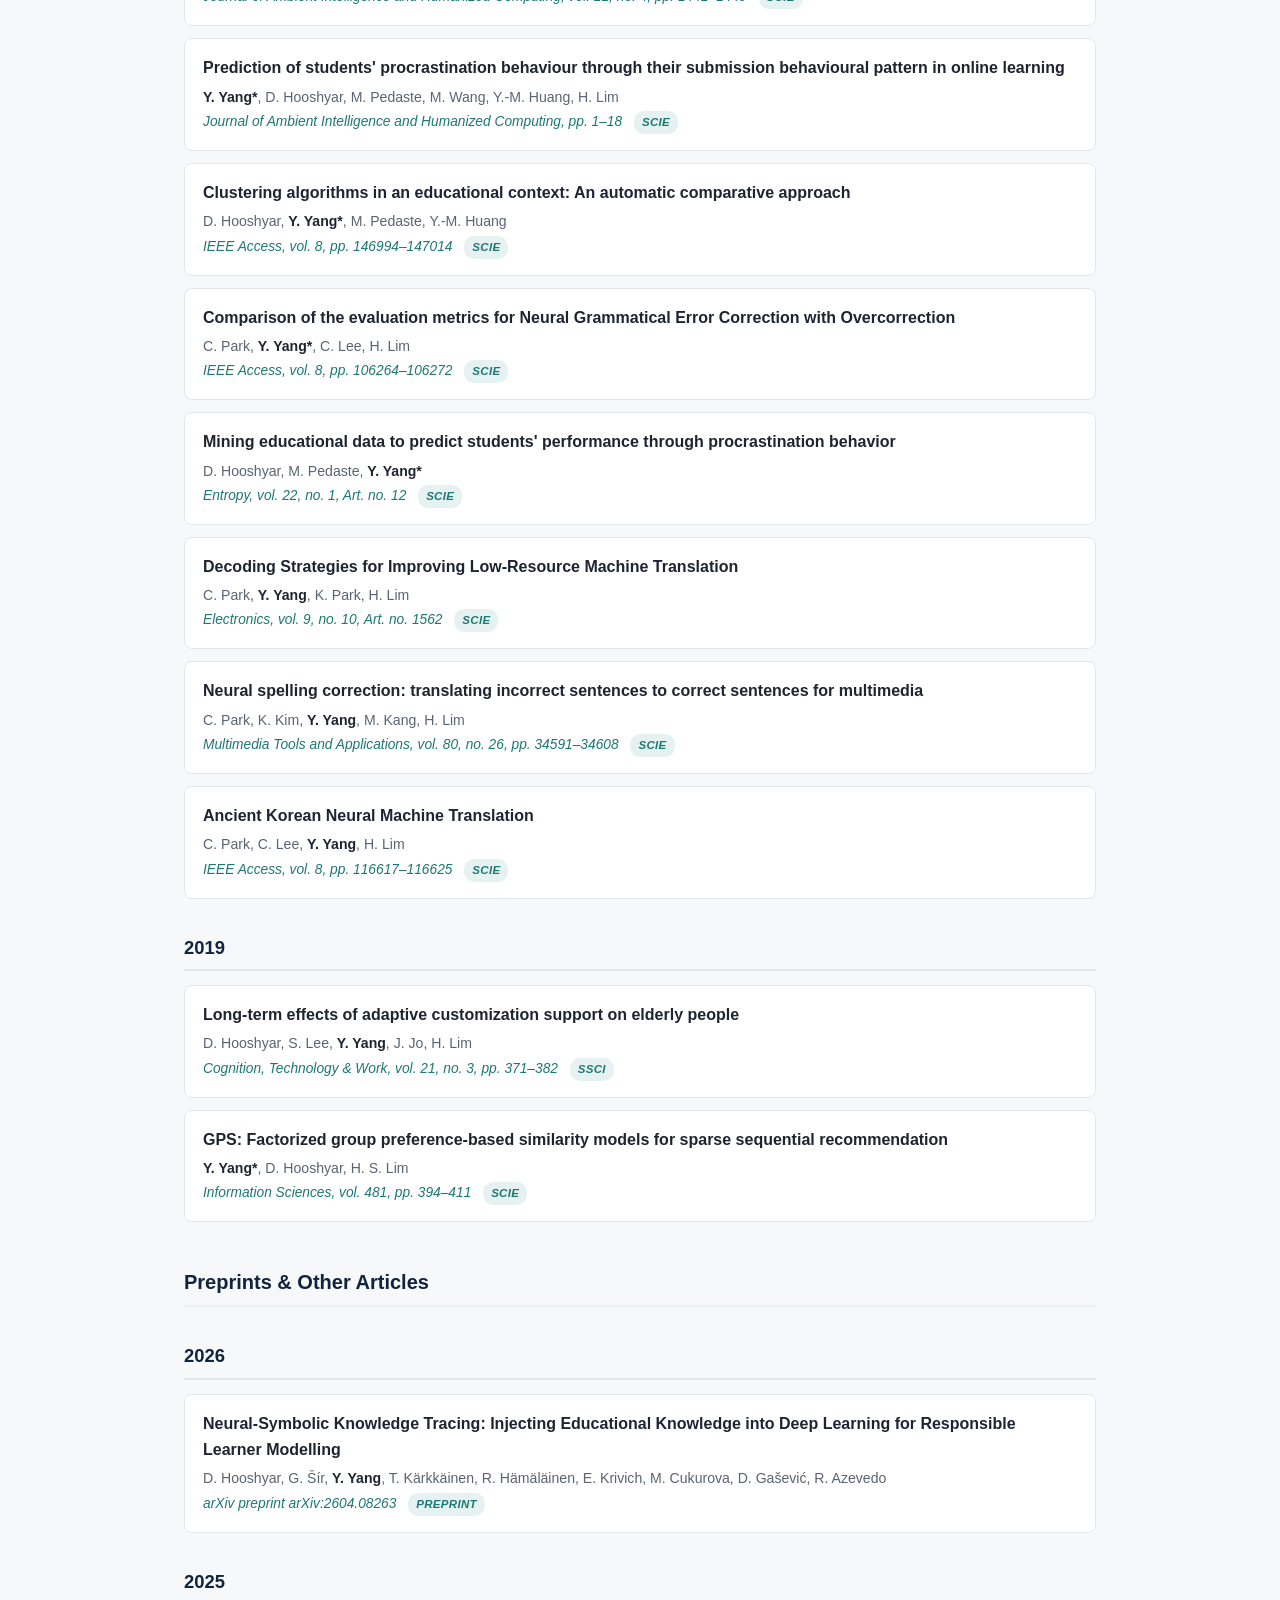
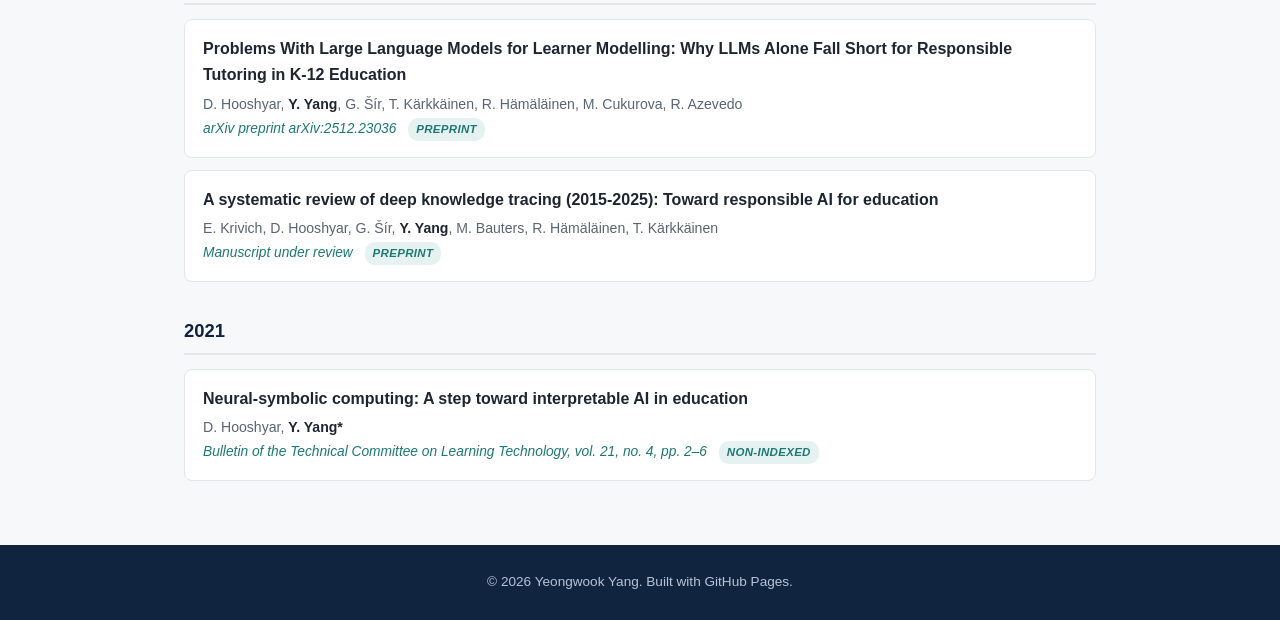
<file: journals.html>
<!DOCTYPE html>
<html lang="ko">
<head>
<meta charset="UTF-8">
<meta name="viewport" content="width=device-width, initial-scale=1.0">
<title>Journal Articles | Yeongwook Yang · AML Lab</title>
<meta name="description" content="Journal publications of Yeongwook Yang, Ph.D. — Associate Professor, Kangwon National University.">
<link rel="stylesheet" href="css/style.css">
</head>
<body>

<header class="site-header">
  <div class="nav-wrap">
    <div class="brand">Applied Machine Learning <span>Lab (AML)</span></div>
    <nav class="site-nav">
      <ul>
        <li><a href="index.html">Home</a></li>
        <li><a href="index.html#about">About</a></li>
        <li><a href="index.html#research">Research</a></li>
        <li><a href="journals.html" class="active">Journals</a></li>
        <li><a href="conferences.html">Conferences</a></li>
        <li><a href="index.html#contact">Contact</a></li>
      </ul>
    </nav>
  </div>
</header>

<section>
  <div class="container">
    <h2 class="section-title">Journal Articles</h2>
    <p class="section-sub">Publications from the last eight years (2019–2026) · see also <a href="conferences.html">Conference Papers</a></p>

    <div class="pub-toolbar">
      <div class="pub-count">40 journal articles, 2019–2026 &nbsp;·&nbsp; SCIE/SSCI 30 · Scopus 3 · KCI 7 &nbsp;·&nbsp; main author 25</div>
    </div>
    <p class="pub-legend"><strong class="me">Y. Yang</strong> = Yeongwook Yang &nbsp;·&nbsp; <strong>*</strong> = main author (first or corresponding author)</p>

    <h3 class="year-heading">2026</h3>
    <ul class="pub-list">
      <li class="pub-item">
        <div class="pub-title">Why Large Language Models Alone Fall Short for Responsible Learner Modelling in K-12 Tutoring: A Case Study</div>
        <div class="pub-authors">D. Hooshyar, <strong class="me">Y. Yang*</strong>, G. Šír, T. Kärkkäinen, R. Hämäläinen, M. Cukurova, R. Azevedo</div>
        <div class="pub-venue">IEEE Access <span class="pub-badge">SCIE</span></div>
      </li>
      <li class="pub-item">
        <div class="pub-title">Knowledge Integration for Multilingual Fake News Detection: LLM Rationales and Adapter-based Deep Fusion</div>
        <div class="pub-authors">G. Kim, <strong class="me">Y. Yang*</strong></div>
        <div class="pub-venue">IEEE Access <span class="pub-badge">SCIE</span></div>
      </li>
      <li class="pub-item">
        <div class="pub-title">GRAD: Graph-based Rationale-Aware Distillation with Prototype Contrastive Learning for Korean Short-Text Classification</div>
        <div class="pub-authors">J. Yoo, B. Kim, <strong class="me">Y. Yang*</strong>, H.-J. Jang</div>
        <div class="pub-venue">IEEE Access <span class="pub-badge">SCIE</span></div>
      </li>
      <li class="pub-item">
        <div class="pub-title">Towards Responsible and Trustworthy Educational Data Mining: Comparing Symbolic, Sub-symbolic, and Neural-symbolic AI Methods</div>
        <div class="pub-authors">D. Hooshyar, E. Kikas, <strong class="me">Y. Yang</strong>, G. Šír, R. Hämäläinen, T. Kärkkäinen, R. Azevedo</div>
        <div class="pub-venue">International Journal of Artificial Intelligence in Education <span class="pub-badge">SSCI</span></div>
      </li>
      <li class="pub-item">
        <div class="pub-title">한국어의 언어적 특성을 반영한 이종 그래프 기반의 단문 분류 모델</div>
        <div class="pub-authors">유재건, 김병욱, <strong class="me">양영욱*</strong>, 장홍준</div>
        <div class="pub-venue">정보과학회논문지, vol. 53, no. 8, pp. 732–743 <span class="pub-badge">KCI</span></div>
      </li>
      <li class="pub-item">
        <div class="pub-title">대기오염 관련 사건 탐지를 위한 LLM 기반 뉴스 기사 분류</div>
        <div class="pub-authors">윤태금, <strong class="me">양영욱</strong>, 김병욱, 장홍준</div>
        <div class="pub-venue">데이타베이스연구, vol. 42, no. 1, pp. 17–39 <span class="pub-badge">KCI</span></div>
      </li>
    </ul>

    <h3 class="year-heading">2025</h3>
    <ul class="pub-list">
      <li class="pub-item">
        <div class="pub-title">Predicting course grades through comprehensive modeling of students&#x27; learning behavioral patterns</div>
        <div class="pub-authors">D. Hooshyar, <strong class="me">Y. Yang*</strong></div>
        <div class="pub-venue">Complexity, vol. 2025, no. 1, Art. no. 8851264 <span class="pub-badge">SCIE</span></div>
      </li>
      <li class="pub-item">
        <div class="pub-title">Towards responsible AI for education: Hybrid human-AI to confront the elephant in the room</div>
        <div class="pub-authors">D. Hooshyar, G. Šír, <strong class="me">Y. Yang</strong>, E. Kikas, R. Hämäläinen, T. Kärkkäinen, D. Gašević, R. Azevedo</div>
        <div class="pub-venue">Computers and Education: Artificial Intelligence, Art. no. 100524 <span class="pub-badge">Scopus / ESCI</span></div>
      </li>
      <li class="pub-item">
        <div class="pub-title">iOS 환경에서 카카오톡 데이터 복호화 및 아티팩트 분석 연구</div>
        <div class="pub-authors">김도현, 김병욱, <strong class="me">양영욱*</strong>, 장홍준</div>
        <div class="pub-venue">디지털콘텐츠학회논문지, vol. 26, no. 5, pp. 1363–1373 <span class="pub-badge">KCI</span></div>
      </li>
      <li class="pub-item">
        <div class="pub-title">뉴스 문서 계층적·점증적 군집화 성능 향상을 위한 언어 모델 기반 문서 표현 방법 고찰</div>
        <div class="pub-authors">김병욱, 정경환, 이승우, <strong class="me">양영욱*</strong>, 장홍준</div>
        <div class="pub-venue">데이타베이스연구, vol. 41, no. 1, pp. 53–75 <span class="pub-badge">KCI</span></div>
      </li>
    </ul>

    <h3 class="year-heading">2024</h3>
    <ul class="pub-list">
      <li class="pub-item">
        <div class="pub-title">Problems with SHAP and LIME in interpretable AI for education: A comparative study of post-hoc explanations and neural-symbolic rule extraction</div>
        <div class="pub-authors">D. Hooshyar, <strong class="me">Y. Yang*</strong></div>
        <div class="pub-venue">IEEE Access, vol. 12, pp. 137472–137490 <span class="pub-badge">SCIE</span></div>
      </li>
      <li class="pub-item">
        <div class="pub-title">ImageLM: Interpretable image-based learner modelling for classifying learners&#x27; computational thinking</div>
        <div class="pub-authors">D. Hooshyar, <strong class="me">Y. Yang*</strong></div>
        <div class="pub-venue">Expert Systems with Applications, vol. 238, Art. no. 122283 <span class="pub-badge">SCIE</span></div>
      </li>
      <li class="pub-item">
        <div class="pub-title">Exploiting Hanja-based resources in processing Korean historic documents written by common literati</div>
        <div class="pub-authors">H. Moon, M. Kang, J. Seo, S. Eo, C. Park, <strong class="me">Y. Yang</strong>, H. Lim</div>
        <div class="pub-venue">IEEE Access, vol. 12, pp. 59909–59919 <span class="pub-badge">SCIE</span></div>
      </li>
      <li class="pub-item">
        <div class="pub-title">Early Prediction of Mid-Term and Final Scores Using Deep Learning Models</div>
        <div class="pub-authors">D. Hooshyar, N. El Mawas, <strong class="me">Y. Yang*</strong></div>
        <div class="pub-venue">Knowledge Management &amp; E-Learning, vol. 16, no. 3, pp. 398–423 <span class="pub-badge">Scopus / ESCI</span></div>
      </li>
      <li class="pub-item">
        <div class="pub-title">Augmenting deep neural networks with symbolic educational knowledge: Towards trustworthy and interpretable AI for education</div>
        <div class="pub-authors">D. Hooshyar, R. Azevedo, <strong class="me">Y. Yang</strong></div>
        <div class="pub-venue">Machine Learning and Knowledge Extraction, vol. 6, no. 1, pp. 593–618 <span class="pub-badge">Scopus / ESCI</span></div>
      </li>
      <li class="pub-item">
        <div class="pub-title">컴퓨터 전공 신입생과 재학생의 컴퓨팅사고력 인식 비교 연구</div>
        <div class="pub-authors">우효주, <strong class="me">양영욱</strong>, 조재춘</div>
        <div class="pub-venue">컴퓨터교육학회 논문지, vol. 27, no. 1, pp. 63–69 <span class="pub-badge">KCI</span></div>
      </li>
    </ul>

    <h3 class="year-heading">2023</h3>
    <ul class="pub-list">
      <li class="pub-item">
        <div class="pub-title">Modeling learners to early predict their performance in educational computer games</div>
        <div class="pub-authors">D. Hooshyar, N. El Mawas, M. Milrad, <strong class="me">Y. Yang*</strong></div>
        <div class="pub-venue">IEEE Access, vol. 11, pp. 20399–20417 <span class="pub-badge">SCIE</span></div>
      </li>
      <li class="pub-item">
        <div class="pub-title">Machine learning based representative spatio-temporal event documents classification</div>
        <div class="pub-authors">B. Kim, <strong class="me">Y. Yang</strong>, J. S. Park, H.-J. Jang</div>
        <div class="pub-venue">Applied Sciences, vol. 13, no. 7, Art. no. 4230 <span class="pub-badge">SCIE</span></div>
      </li>
    </ul>

    <h3 class="year-heading">2022</h3>
    <ul class="pub-list">
      <li class="pub-item">
        <div class="pub-title">Unifying user preference and item knowledge-based similarity models for top-N recommendation</div>
        <div class="pub-authors"><strong class="me">Y. Yang*</strong>, J. Jo, H. Lim</div>
        <div class="pub-venue">Personal and Ubiquitous Computing, vol. 26, pp. 407–416 <span class="pub-badge">SCIE</span></div>
      </li>
      <li class="pub-item">
        <div class="pub-title">GameDKT: Deep knowledge tracing in educational games</div>
        <div class="pub-authors">D. Hooshyar, Y.-M. Huang, <strong class="me">Y. Yang*</strong></div>
        <div class="pub-venue">Expert Systems with Applications, vol. 196, Art. no. 116670 <span class="pub-badge">SCIE</span></div>
      </li>
      <li class="pub-item">
        <div class="pub-title">A Three-Layered Student Learning Model for Prediction of Failure Risk in Online Learning</div>
        <div class="pub-authors">D. Hooshyar, Y.-M. Huang, <strong class="me">Y. Yang*</strong></div>
        <div class="pub-venue">Human-centric Computing and Information Sciences, vol. 12, no. 28 <span class="pub-badge">SCIE</span></div>
      </li>
      <li class="pub-item">
        <div class="pub-title">A convolution neural network-based representative spatio-temporal documents classification for big text data</div>
        <div class="pub-authors">B. Kim, <strong class="me">Y. Yang</strong>, J. S. Park, H.-J. Jang</div>
        <div class="pub-venue">Applied Sciences, vol. 12, no. 8, Art. no. 3843 <span class="pub-badge">SCIE</span></div>
      </li>
      <li class="pub-item">
        <div class="pub-title">언어적 특성과 서비스를 고려한 딥러닝 기반 한국어 방언 기계번역 연구</div>
        <div class="pub-authors">임상범, 박찬준, <strong class="me">양영욱*</strong></div>
        <div class="pub-venue">한국융합학회논문지, vol. 13, no. 2, pp. 21–29 <span class="pub-badge">KCI</span></div>
      </li>
    </ul>

    <h3 class="year-heading">2021</h3>
    <ul class="pub-list">
      <li class="pub-item">
        <div class="pub-title">An adaptive educational computer game: Effects on students&#x27; knowledge and learning attitude in computational thinking</div>
        <div class="pub-authors">D. Hooshyar, L. Malva, <strong class="me">Y. Yang*</strong>, M. Pedaste, M. Wang, H. Lim</div>
        <div class="pub-venue">Computers in Human Behavior, vol. 114, Art. no. 106575 <span class="pub-badge">SSCI</span></div>
      </li>
      <li class="pub-item">
        <div class="pub-title">Game-based assessment tool using convergence of gamification and motivation theory in intelligent tutoring system</div>
        <div class="pub-authors">J. Jo, E. Yi, <strong class="me">Y. Yang</strong>, S.-h. Choi</div>
        <div class="pub-venue">Personal and Ubiquitous Computing, vol. 27, no. 3, pp. 1149–1159 <span class="pub-badge">SCIE</span></div>
      </li>
      <li class="pub-item">
        <div class="pub-title">FP-growth algorithm for discovering region-based association rule in the IoT environment</div>
        <div class="pub-authors">H.-J. Jang, <strong class="me">Y. Yang</strong>, J. S. Park, B. Kim</div>
        <div class="pub-venue">Electronics, vol. 10, no. 24, Art. no. 3091 <span class="pub-badge">SCIE</span></div>
      </li>
      <li class="pub-item">
        <div class="pub-title">컴퓨팅 사고 교육 게임 데이터를 사용한 게임 점수 예측 모델 성능 비교 연구</div>
        <div class="pub-authors"><strong class="me">양영욱*</strong></div>
        <div class="pub-venue">정보처리학회논문지: 소프트웨어 및 데이터 공학, vol. 10, no. 11, pp. 529–534 <span class="pub-badge">KCI</span></div>
      </li>
    </ul>

    <h3 class="year-heading">2020</h3>
    <ul class="pub-list">
      <li class="pub-item">
        <div class="pub-title">From gaming to computational thinking: An adaptive educational computer game-based learning approach</div>
        <div class="pub-authors">D. Hooshyar, M. Pedaste, <strong class="me">Y. Yang</strong>, L. Malva, G.-J. Hwang, M. Wang, H. Lim, D. Delev</div>
        <div class="pub-venue">Journal of Educational Computing Research, vol. 59, no. 3, pp. 383–409 <span class="pub-badge">SSCI</span></div>
      </li>
      <li class="pub-item">
        <div class="pub-title">Predicting course achievement of university students based on their procrastination behaviour on Moodle</div>
        <div class="pub-authors"><strong class="me">Y. Yang*</strong>, D. Hooshyar, M. Pedaste, M. Wang, Y.-M. Huang, H. Lim</div>
        <div class="pub-venue">Soft Computing, vol. 24, no. 24, pp. 18777–18793 <span class="pub-badge">SCIE</span></div>
      </li>
      <li class="pub-item">
        <div class="pub-title">A hybrid recommender system for sequential recommendation: Combining similarity models with Markov chains</div>
        <div class="pub-authors"><strong class="me">Y. Yang*</strong>, H.-J. Jang, B. Kim</div>
        <div class="pub-venue">IEEE Access, vol. 8, pp. 190136–190146 <span class="pub-badge">SCIE</span></div>
      </li>
      <li class="pub-item">
        <div class="pub-title">A group preference-based item similarity model: comparison of clustering techniques in ambient and context-aware recommender systems</div>
        <div class="pub-authors"><strong class="me">Y. Yang*</strong>, D. Hooshyar, J. Jo, H. Lim</div>
        <div class="pub-venue">Journal of Ambient Intelligence and Humanized Computing, vol. 11, no. 4, pp. 1441–1449 <span class="pub-badge">SCIE</span></div>
      </li>
      <li class="pub-item">
        <div class="pub-title">Prediction of students&#x27; procrastination behaviour through their submission behavioural pattern in online learning</div>
        <div class="pub-authors"><strong class="me">Y. Yang*</strong>, D. Hooshyar, M. Pedaste, M. Wang, Y.-M. Huang, H. Lim</div>
        <div class="pub-venue">Journal of Ambient Intelligence and Humanized Computing, pp. 1–18 <span class="pub-badge">SCIE</span></div>
      </li>
      <li class="pub-item">
        <div class="pub-title">Clustering algorithms in an educational context: An automatic comparative approach</div>
        <div class="pub-authors">D. Hooshyar, <strong class="me">Y. Yang*</strong>, M. Pedaste, Y.-M. Huang</div>
        <div class="pub-venue">IEEE Access, vol. 8, pp. 146994–147014 <span class="pub-badge">SCIE</span></div>
      </li>
      <li class="pub-item">
        <div class="pub-title">Comparison of the evaluation metrics for Neural Grammatical Error Correction with Overcorrection</div>
        <div class="pub-authors">C. Park, <strong class="me">Y. Yang*</strong>, C. Lee, H. Lim</div>
        <div class="pub-venue">IEEE Access, vol. 8, pp. 106264–106272 <span class="pub-badge">SCIE</span></div>
      </li>
      <li class="pub-item">
        <div class="pub-title">Mining educational data to predict students&#x27; performance through procrastination behavior</div>
        <div class="pub-authors">D. Hooshyar, M. Pedaste, <strong class="me">Y. Yang*</strong></div>
        <div class="pub-venue">Entropy, vol. 22, no. 1, Art. no. 12 <span class="pub-badge">SCIE</span></div>
      </li>
      <li class="pub-item">
        <div class="pub-title">Decoding Strategies for Improving Low-Resource Machine Translation</div>
        <div class="pub-authors">C. Park, <strong class="me">Y. Yang</strong>, K. Park, H. Lim</div>
        <div class="pub-venue">Electronics, vol. 9, no. 10, Art. no. 1562 <span class="pub-badge">SCIE</span></div>
      </li>
      <li class="pub-item">
        <div class="pub-title">Neural spelling correction: translating incorrect sentences to correct sentences for multimedia</div>
        <div class="pub-authors">C. Park, K. Kim, <strong class="me">Y. Yang</strong>, M. Kang, H. Lim</div>
        <div class="pub-venue">Multimedia Tools and Applications, vol. 80, no. 26, pp. 34591–34608 <span class="pub-badge">SCIE</span></div>
      </li>
      <li class="pub-item">
        <div class="pub-title">Ancient Korean Neural Machine Translation</div>
        <div class="pub-authors">C. Park, C. Lee, <strong class="me">Y. Yang</strong>, H. Lim</div>
        <div class="pub-venue">IEEE Access, vol. 8, pp. 116617–116625 <span class="pub-badge">SCIE</span></div>
      </li>
    </ul>

    <h3 class="year-heading">2019</h3>
    <ul class="pub-list">
      <li class="pub-item">
        <div class="pub-title">Long-term effects of adaptive customization support on elderly people</div>
        <div class="pub-authors">D. Hooshyar, S. Lee, <strong class="me">Y. Yang</strong>, J. Jo, H. Lim</div>
        <div class="pub-venue">Cognition, Technology &amp; Work, vol. 21, no. 3, pp. 371–382 <span class="pub-badge">SSCI</span></div>
      </li>
      <li class="pub-item">
        <div class="pub-title">GPS: Factorized group preference-based similarity models for sparse sequential recommendation</div>
        <div class="pub-authors"><strong class="me">Y. Yang*</strong>, D. Hooshyar, H. S. Lim</div>
        <div class="pub-venue">Information Sciences, vol. 481, pp. 394–411 <span class="pub-badge">SCIE</span></div>
      </li>
    </ul>

    <h2 class="section-title sub-section-title">Preprints &amp; Other Articles</h2>

    <h3 class="year-heading">2026</h3>
    <ul class="pub-list">
      <li class="pub-item">
        <div class="pub-title">Neural-Symbolic Knowledge Tracing: Injecting Educational Knowledge into Deep Learning for Responsible Learner Modelling</div>
        <div class="pub-authors">D. Hooshyar, G. Šír, <strong class="me">Y. Yang</strong>, T. Kärkkäinen, R. Hämäläinen, E. Krivich, M. Cukurova, D. Gašević, R. Azevedo</div>
        <div class="pub-venue">arXiv preprint arXiv:2604.08263 <span class="pub-badge">Preprint</span></div>
      </li>
    </ul>

    <h3 class="year-heading">2025</h3>
    <ul class="pub-list">
      <li class="pub-item">
        <div class="pub-title">Problems With Large Language Models for Learner Modelling: Why LLMs Alone Fall Short for Responsible Tutoring in K-12 Education</div>
        <div class="pub-authors">D. Hooshyar, <strong class="me">Y. Yang</strong>, G. Šír, T. Kärkkäinen, R. Hämäläinen, M. Cukurova, R. Azevedo</div>
        <div class="pub-venue">arXiv preprint arXiv:2512.23036 <span class="pub-badge">Preprint</span></div>
      </li>
      <li class="pub-item">
        <div class="pub-title">A systematic review of deep knowledge tracing (2015-2025): Toward responsible AI for education</div>
        <div class="pub-authors">E. Krivich, D. Hooshyar, G. Šír, <strong class="me">Y. Yang</strong>, M. Bauters, R. Hämäläinen, T. Kärkkäinen</div>
        <div class="pub-venue">Manuscript under review <span class="pub-badge">Preprint</span></div>
      </li>
    </ul>

    <h3 class="year-heading">2021</h3>
    <ul class="pub-list">
      <li class="pub-item">
        <div class="pub-title">Neural-symbolic computing: A step toward interpretable AI in education</div>
        <div class="pub-authors">D. Hooshyar, <strong class="me">Y. Yang*</strong></div>
        <div class="pub-venue">Bulletin of the Technical Committee on Learning Technology, vol. 21, no. 4, pp. 2–6 <span class="pub-badge">Non-indexed</span></div>
      </li>
    </ul>

  </div>
</section>

<footer class="site-footer">
  <div class="container">
    &copy; <span id="year"></span> Yeongwook Yang. Built with GitHub Pages.
  </div>
</footer>

<script>
  document.getElementById('year').textContent = new Date().getFullYear();
</script>
</body>
</html>
</file>
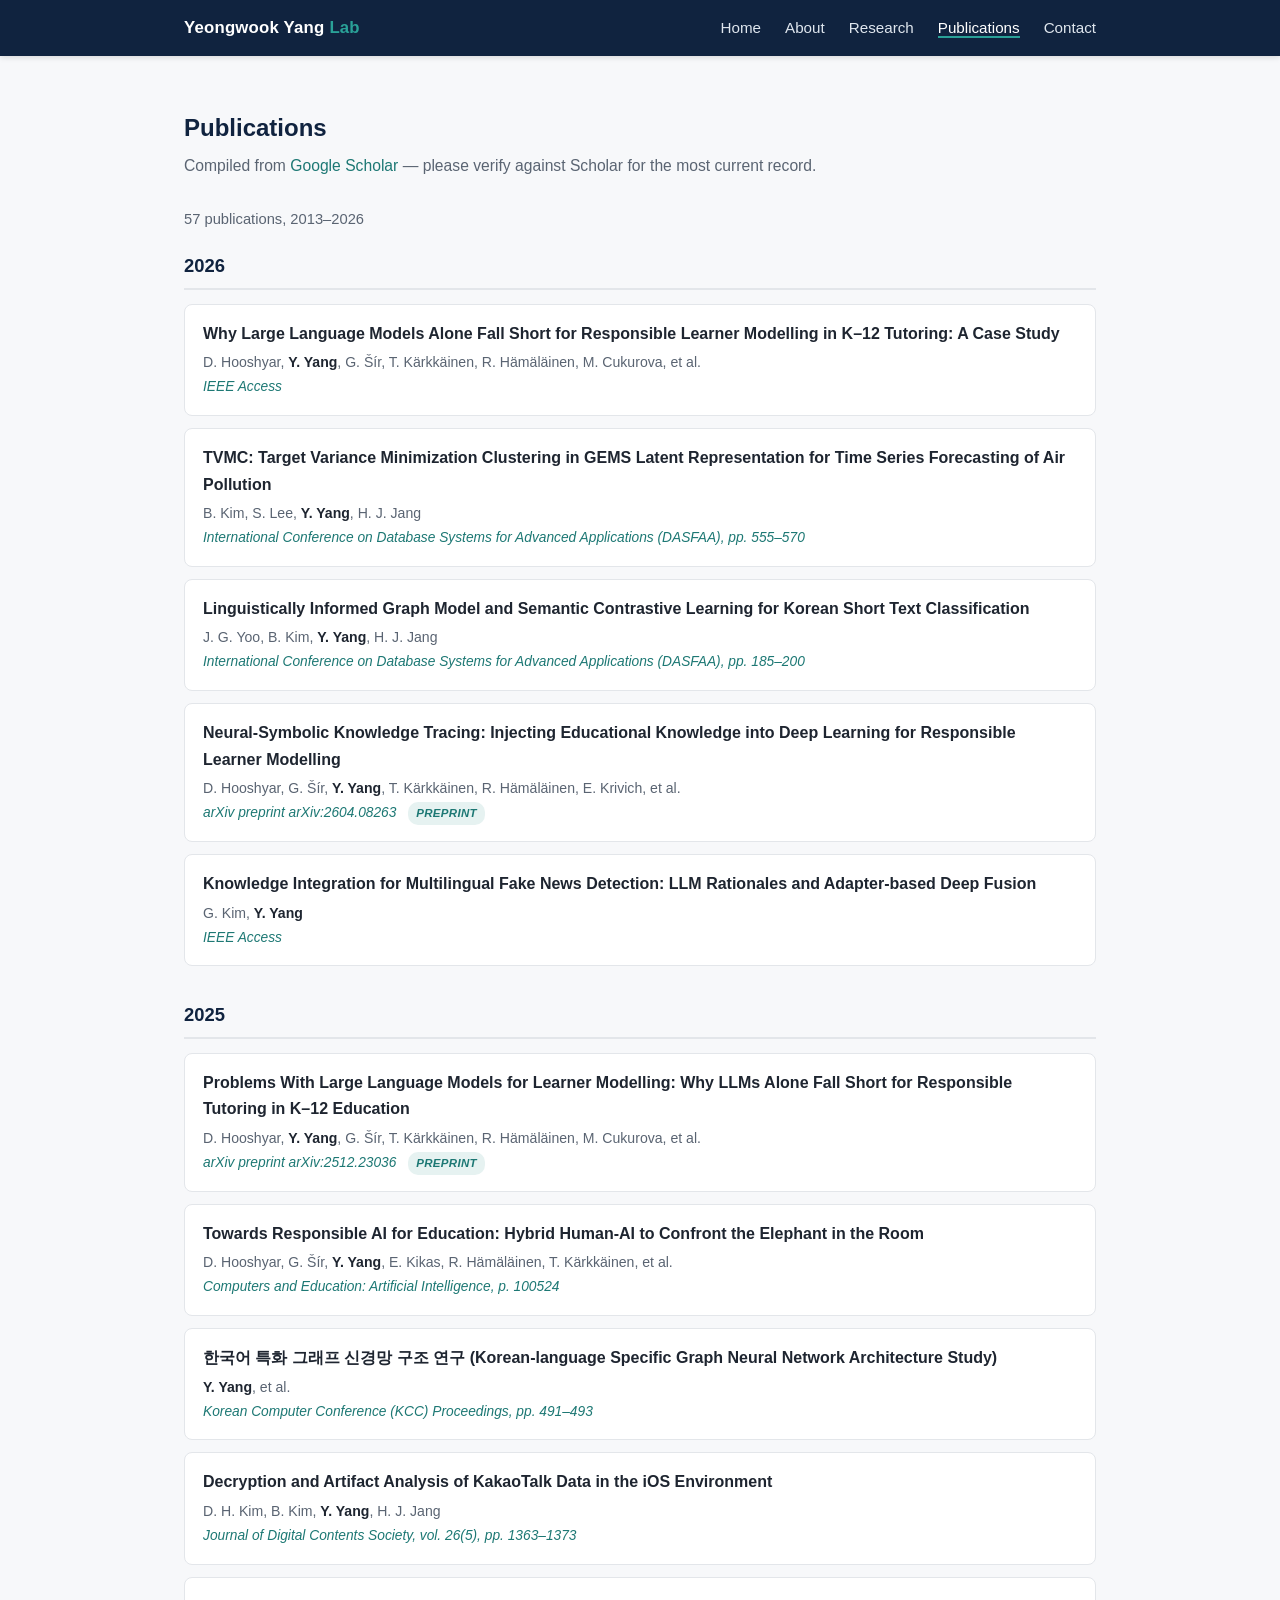
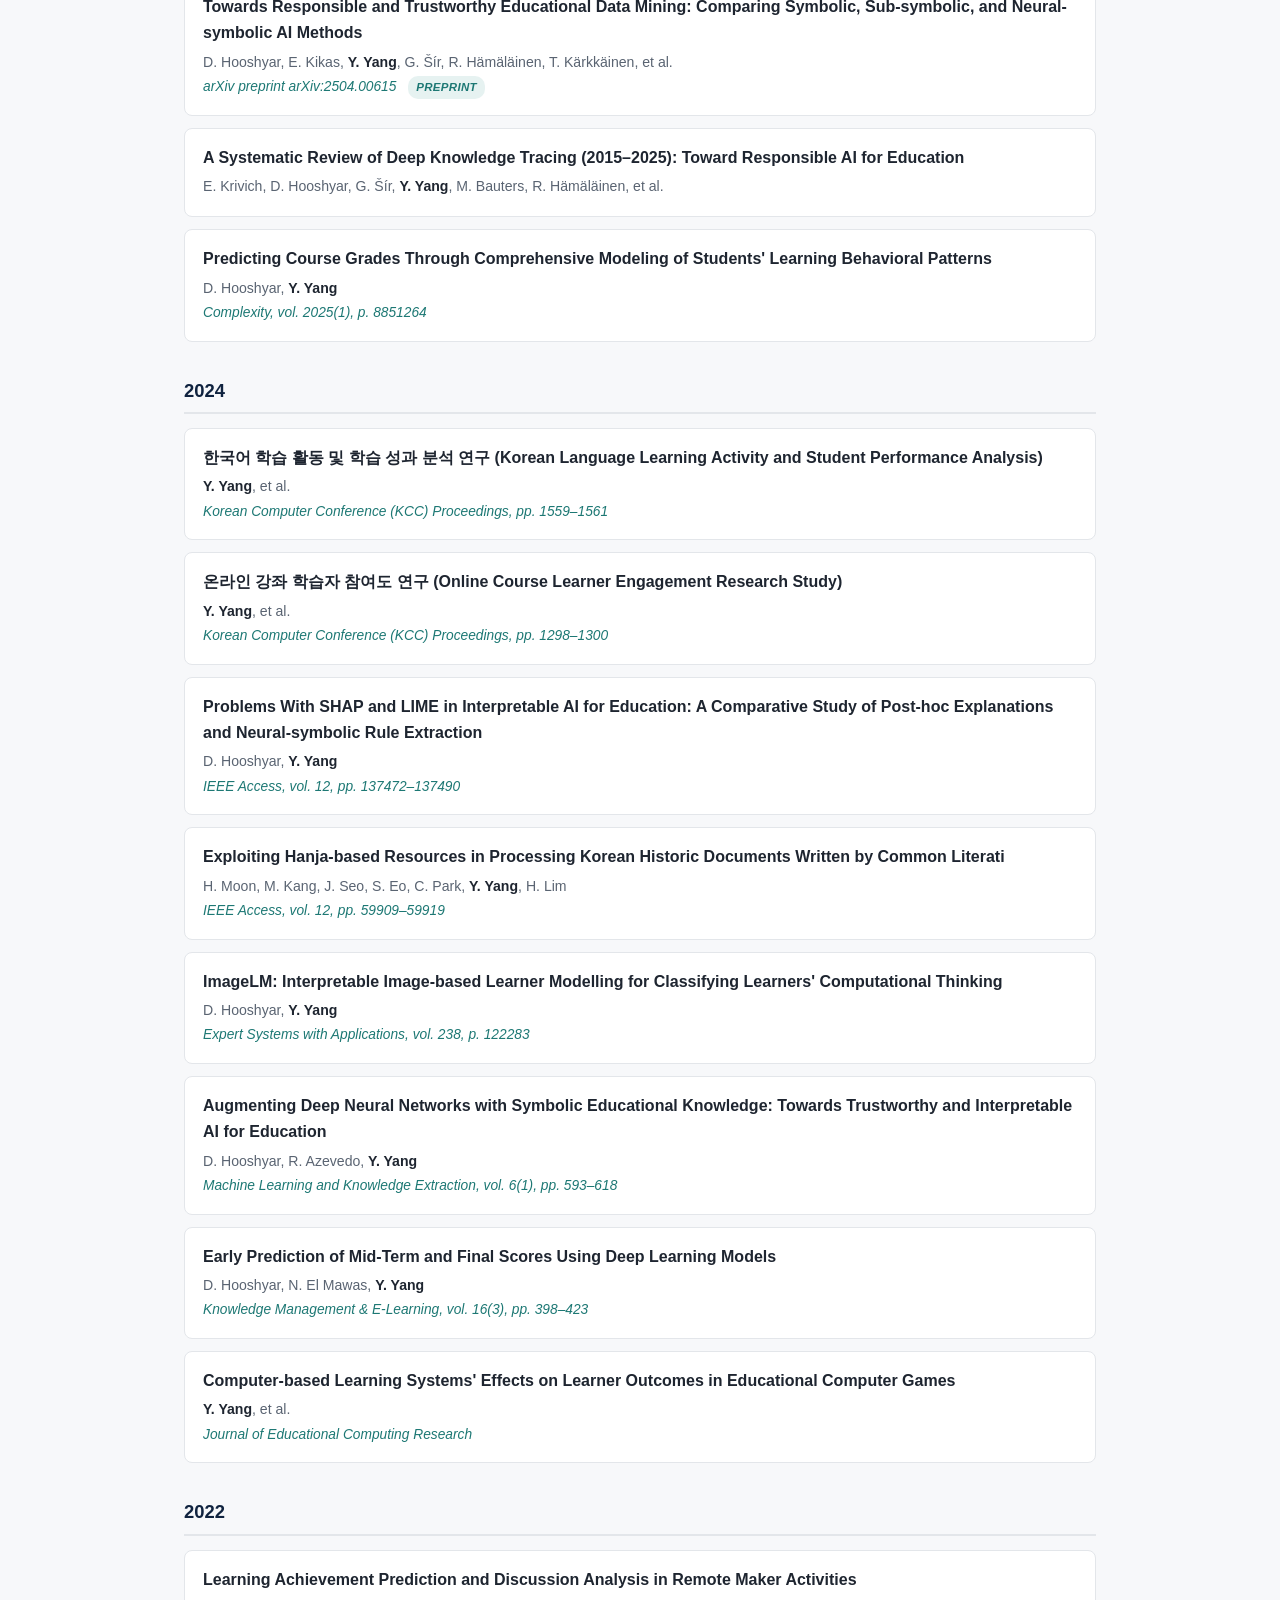
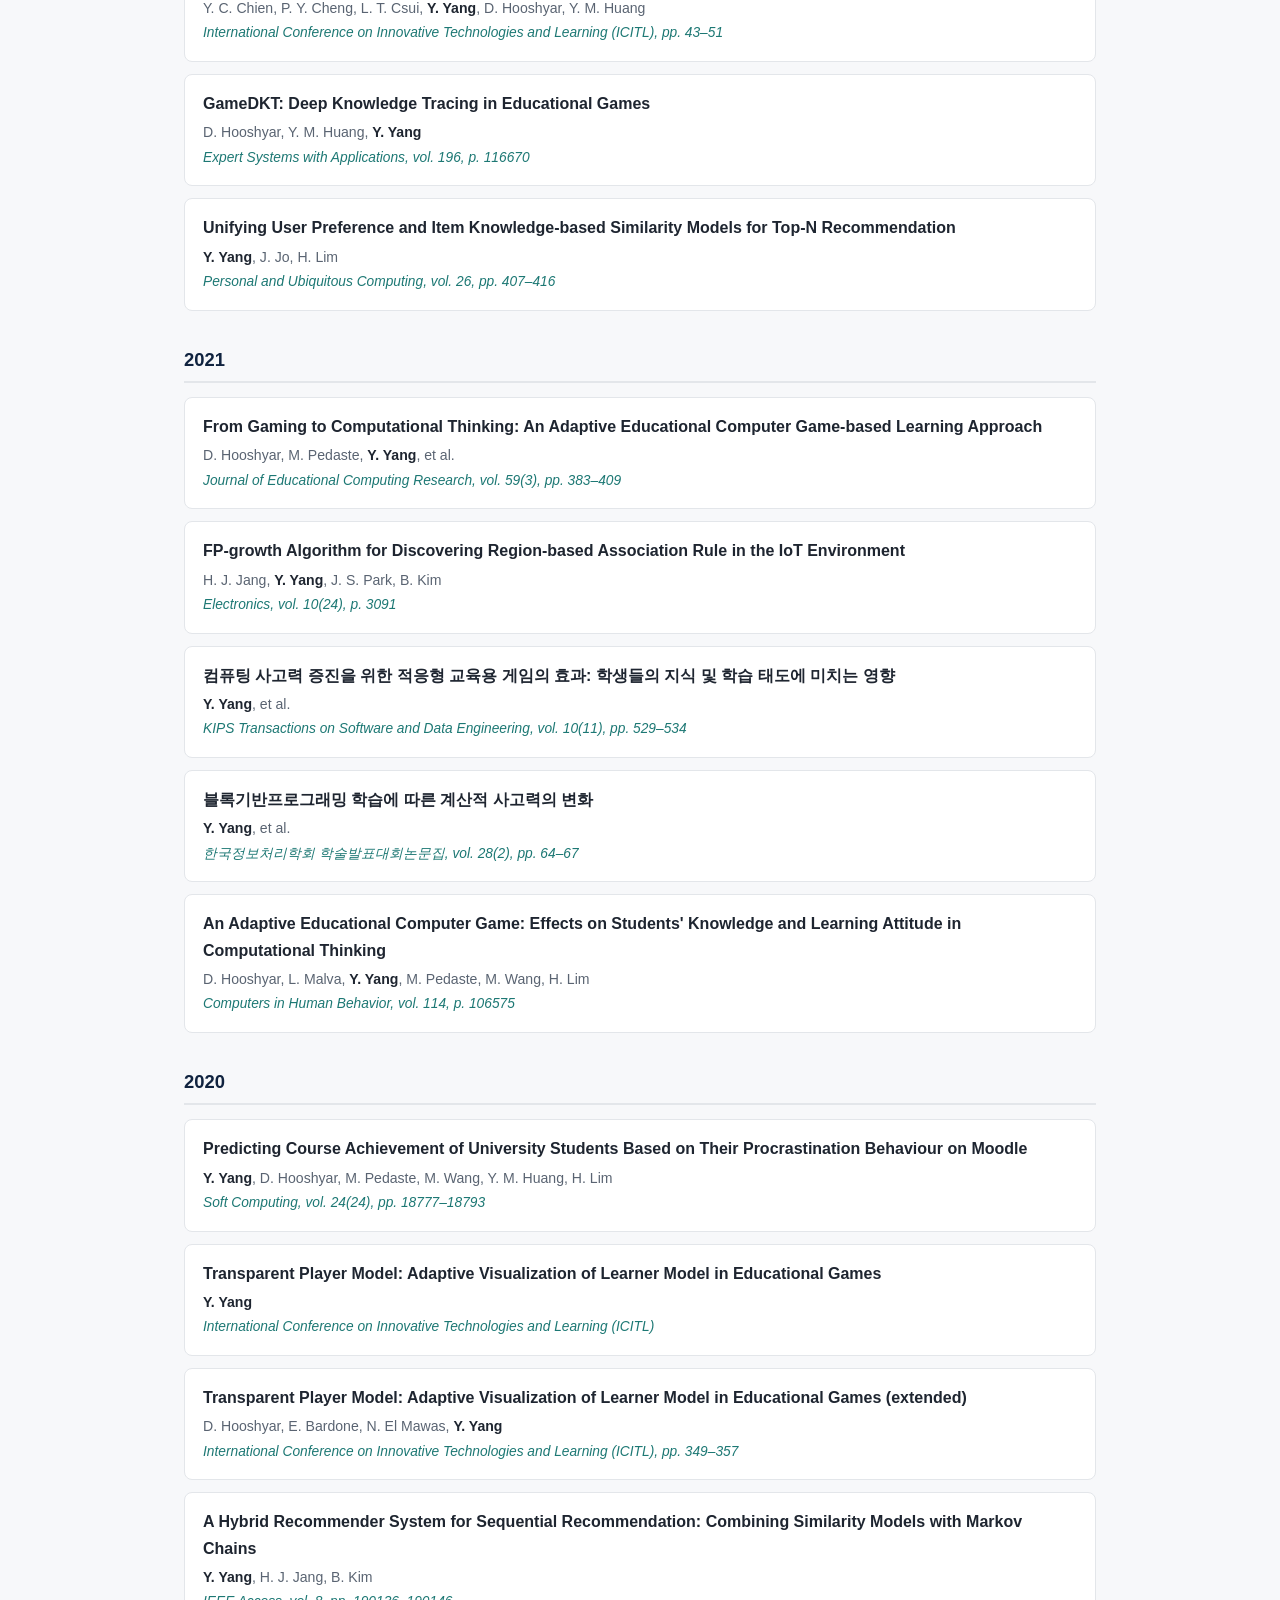
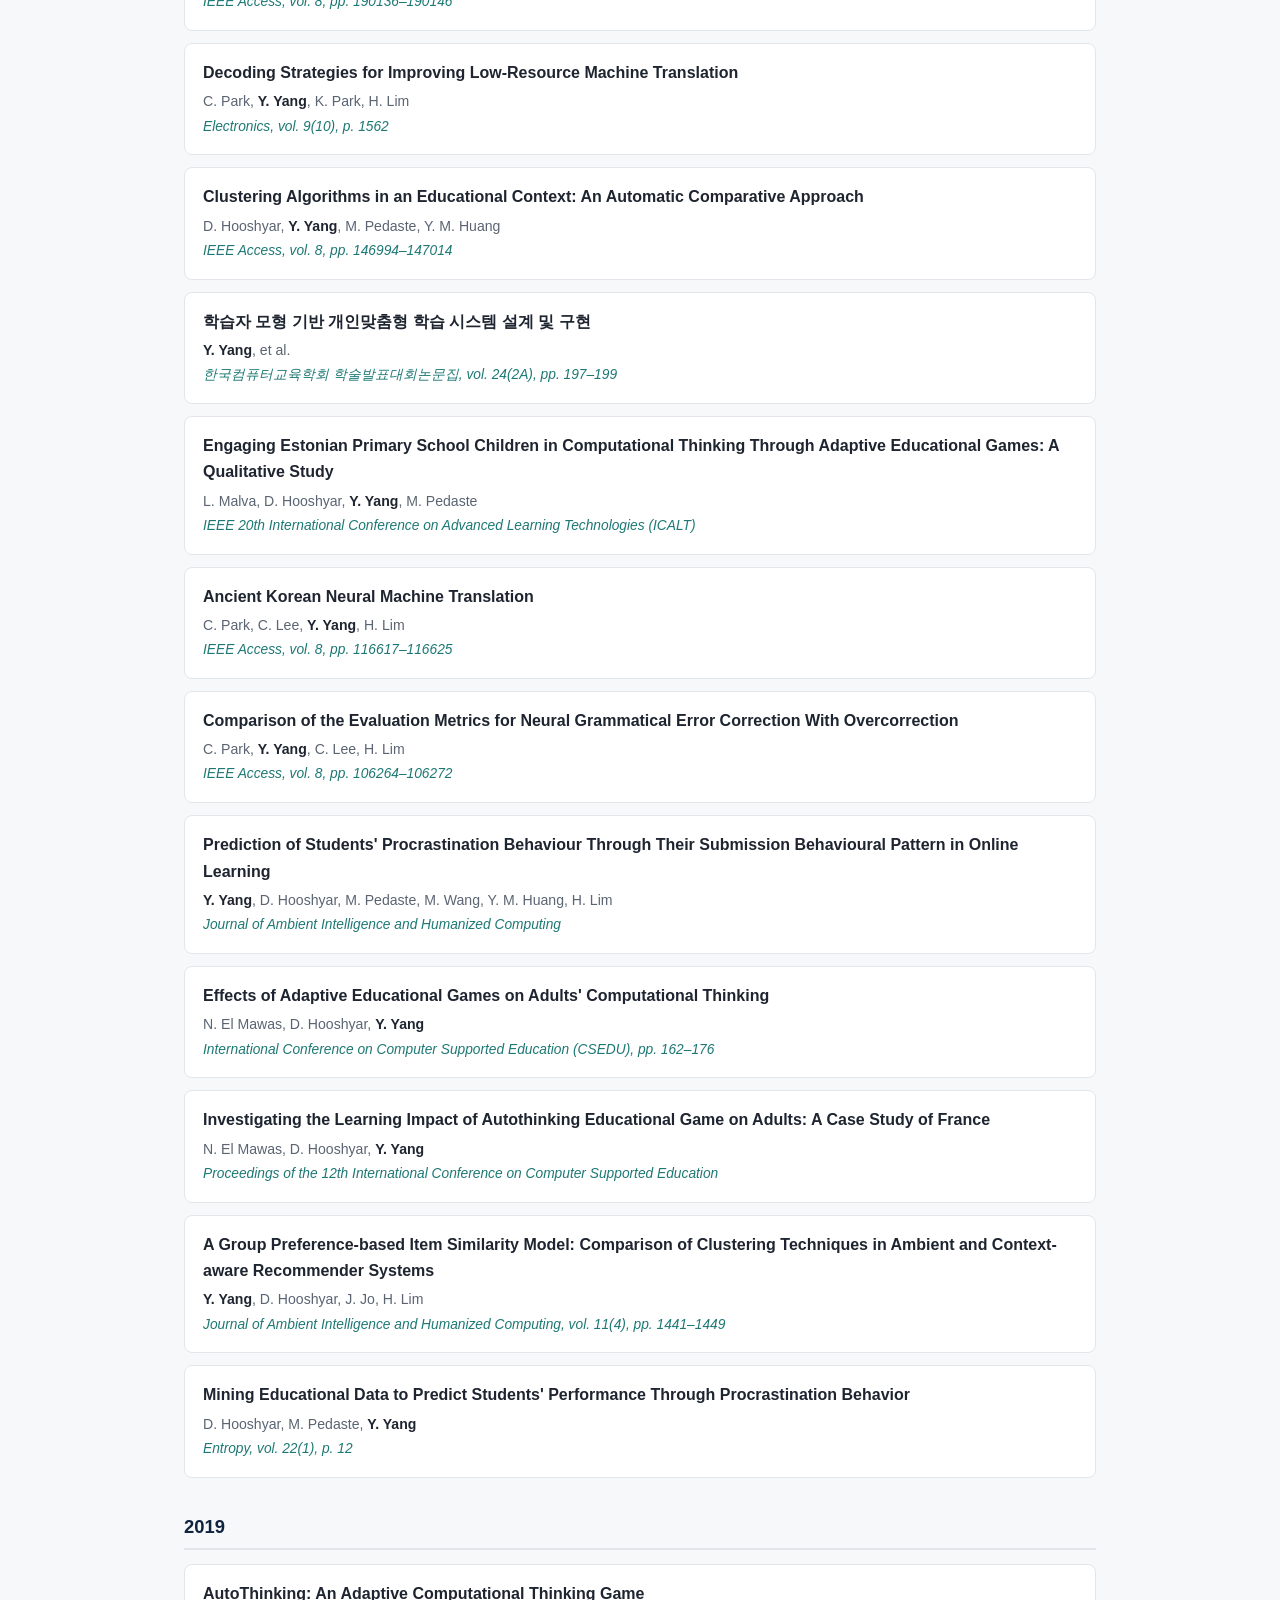
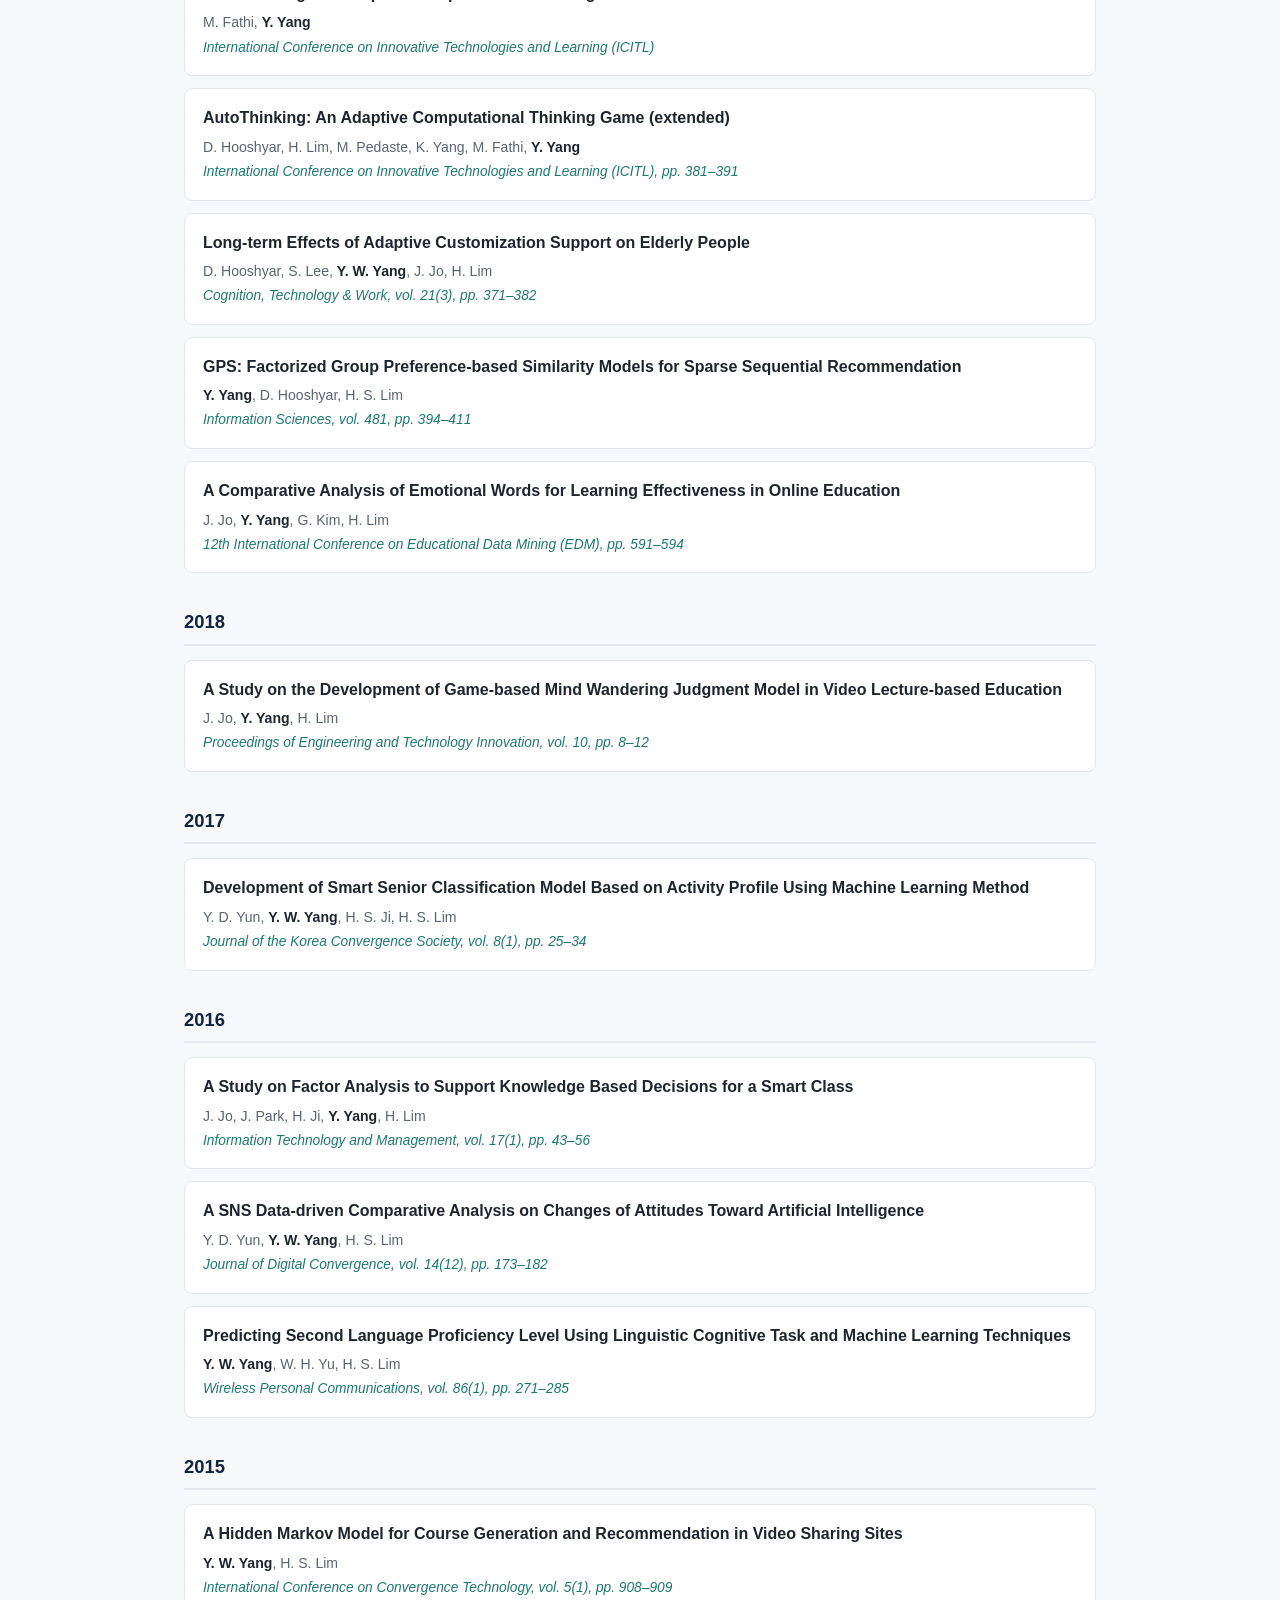
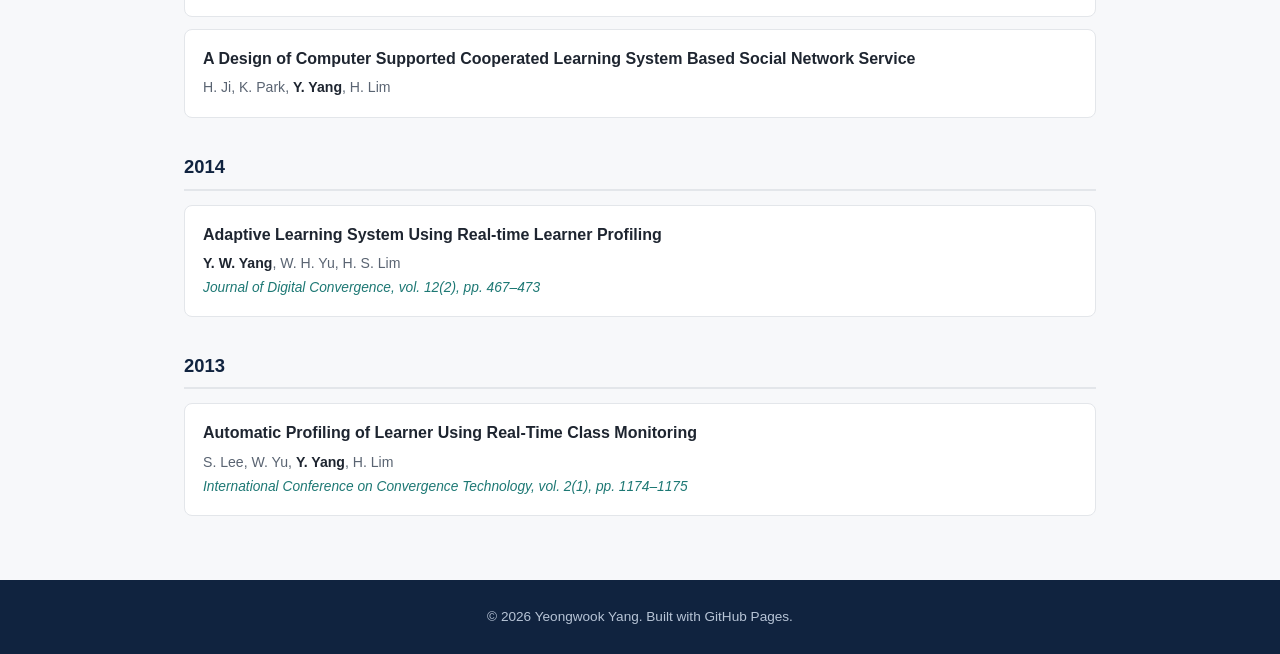
<file: publications.html>
<!DOCTYPE html>
<html lang="ko">
<head>
<meta charset="UTF-8">
<meta name="viewport" content="width=device-width, initial-scale=1.0">
<title>Publications | Yeongwook Yang</title>
<meta name="description" content="Full publication list of Yeongwook Yang, Ph.D. — Assistant Professor, Kangwon National University.">
<link rel="stylesheet" href="css/style.css">
</head>
<body>

<header class="site-header">
  <div class="nav-wrap">
    <div class="brand">Yeongwook Yang <span>Lab</span></div>
    <nav class="site-nav">
      <ul>
        <li><a href="index.html">Home</a></li>
        <li><a href="index.html#about">About</a></li>
        <li><a href="index.html#research">Research</a></li>
        <li><a href="publications.html" class="active">Publications</a></li>
        <li><a href="index.html#contact">Contact</a></li>
      </ul>
    </nav>
  </div>
</header>

<section>
  <div class="container">
    <h2 class="section-title">Publications</h2>
    <p class="section-sub">Compiled from <a href="https://scholar.google.com/citations?user=EOX_onwAAAAJ&hl=ko" target="_blank" rel="noopener">Google Scholar</a> — please verify against Scholar for the most current record.</p>

    <div class="pub-toolbar">
      <div class="pub-count">57 publications, 2013–2026</div>
    </div>

    <h3 class="year-heading">2026</h3>
    <ul class="pub-list">
      <li class="pub-item">
        <div class="pub-title">Why Large Language Models Alone Fall Short for Responsible Learner Modelling in K–12 Tutoring: A Case Study</div>
        <div class="pub-authors">D. Hooshyar, <span class="me">Y. Yang</span>, G. Šír, T. Kärkkäinen, R. Hämäläinen, M. Cukurova, et al.</div>
        <div class="pub-venue">IEEE Access</div>
      </li>
      <li class="pub-item">
        <div class="pub-title">TVMC: Target Variance Minimization Clustering in GEMS Latent Representation for Time Series Forecasting of Air Pollution</div>
        <div class="pub-authors">B. Kim, S. Lee, <span class="me">Y. Yang</span>, H. J. Jang</div>
        <div class="pub-venue">International Conference on Database Systems for Advanced Applications (DASFAA), pp. 555–570</div>
      </li>
      <li class="pub-item">
        <div class="pub-title">Linguistically Informed Graph Model and Semantic Contrastive Learning for Korean Short Text Classification</div>
        <div class="pub-authors">J. G. Yoo, B. Kim, <span class="me">Y. Yang</span>, H. J. Jang</div>
        <div class="pub-venue">International Conference on Database Systems for Advanced Applications (DASFAA), pp. 185–200</div>
      </li>
      <li class="pub-item">
        <div class="pub-title">Neural-Symbolic Knowledge Tracing: Injecting Educational Knowledge into Deep Learning for Responsible Learner Modelling</div>
        <div class="pub-authors">D. Hooshyar, G. Šír, <span class="me">Y. Yang</span>, T. Kärkkäinen, R. Hämäläinen, E. Krivich, et al.</div>
        <div class="pub-venue">arXiv preprint arXiv:2604.08263 <span class="pub-badge">preprint</span></div>
      </li>
      <li class="pub-item">
        <div class="pub-title">Knowledge Integration for Multilingual Fake News Detection: LLM Rationales and Adapter-based Deep Fusion</div>
        <div class="pub-authors">G. Kim, <span class="me">Y. Yang</span></div>
        <div class="pub-venue">IEEE Access</div>
      </li>
    </ul>

    <h3 class="year-heading">2025</h3>
    <ul class="pub-list">
      <li class="pub-item">
        <div class="pub-title">Problems With Large Language Models for Learner Modelling: Why LLMs Alone Fall Short for Responsible Tutoring in K–12 Education</div>
        <div class="pub-authors">D. Hooshyar, <span class="me">Y. Yang</span>, G. Šír, T. Kärkkäinen, R. Hämäläinen, M. Cukurova, et al.</div>
        <div class="pub-venue">arXiv preprint arXiv:2512.23036 <span class="pub-badge">preprint</span></div>
      </li>
      <li class="pub-item">
        <div class="pub-title">Towards Responsible AI for Education: Hybrid Human-AI to Confront the Elephant in the Room</div>
        <div class="pub-authors">D. Hooshyar, G. Šír, <span class="me">Y. Yang</span>, E. Kikas, R. Hämäläinen, T. Kärkkäinen, et al.</div>
        <div class="pub-venue">Computers and Education: Artificial Intelligence, p. 100524</div>
      </li>
      <li class="pub-item">
        <div class="pub-title">한국어 특화 그래프 신경망 구조 연구 (Korean-language Specific Graph Neural Network Architecture Study)</div>
        <div class="pub-authors"><span class="me">Y. Yang</span>, et al.</div>
        <div class="pub-venue">Korean Computer Conference (KCC) Proceedings, pp. 491–493</div>
      </li>
      <li class="pub-item">
        <div class="pub-title">Decryption and Artifact Analysis of KakaoTalk Data in the iOS Environment</div>
        <div class="pub-authors">D. H. Kim, B. Kim, <span class="me">Y. Yang</span>, H. J. Jang</div>
        <div class="pub-venue">Journal of Digital Contents Society, vol. 26(5), pp. 1363–1373</div>
      </li>
      <li class="pub-item">
        <div class="pub-title">Towards Responsible and Trustworthy Educational Data Mining: Comparing Symbolic, Sub-symbolic, and Neural-symbolic AI Methods</div>
        <div class="pub-authors">D. Hooshyar, E. Kikas, <span class="me">Y. Yang</span>, G. Šír, R. Hämäläinen, T. Kärkkäinen, et al.</div>
        <div class="pub-venue">arXiv preprint arXiv:2504.00615 <span class="pub-badge">preprint</span></div>
      </li>
      <li class="pub-item">
        <div class="pub-title">A Systematic Review of Deep Knowledge Tracing (2015–2025): Toward Responsible AI for Education</div>
        <div class="pub-authors">E. Krivich, D. Hooshyar, G. Šír, <span class="me">Y. Yang</span>, M. Bauters, R. Hämäläinen, et al.</div>
        <div class="pub-venue"></div>
      </li>
      <li class="pub-item">
        <div class="pub-title">Predicting Course Grades Through Comprehensive Modeling of Students' Learning Behavioral Patterns</div>
        <div class="pub-authors">D. Hooshyar, <span class="me">Y. Yang</span></div>
        <div class="pub-venue">Complexity, vol. 2025(1), p. 8851264</div>
      </li>
    </ul>

    <h3 class="year-heading">2024</h3>
    <ul class="pub-list">
      <li class="pub-item">
        <div class="pub-title">한국어 학습 활동 및 학습 성과 분석 연구 (Korean Language Learning Activity and Student Performance Analysis)</div>
        <div class="pub-authors"><span class="me">Y. Yang</span>, et al.</div>
        <div class="pub-venue">Korean Computer Conference (KCC) Proceedings, pp. 1559–1561</div>
      </li>
      <li class="pub-item">
        <div class="pub-title">온라인 강좌 학습자 참여도 연구 (Online Course Learner Engagement Research Study)</div>
        <div class="pub-authors"><span class="me">Y. Yang</span>, et al.</div>
        <div class="pub-venue">Korean Computer Conference (KCC) Proceedings, pp. 1298–1300</div>
      </li>
      <li class="pub-item">
        <div class="pub-title">Problems With SHAP and LIME in Interpretable AI for Education: A Comparative Study of Post-hoc Explanations and Neural-symbolic Rule Extraction</div>
        <div class="pub-authors">D. Hooshyar, <span class="me">Y. Yang</span></div>
        <div class="pub-venue">IEEE Access, vol. 12, pp. 137472–137490</div>
      </li>
      <li class="pub-item">
        <div class="pub-title">Exploiting Hanja-based Resources in Processing Korean Historic Documents Written by Common Literati</div>
        <div class="pub-authors">H. Moon, M. Kang, J. Seo, S. Eo, C. Park, <span class="me">Y. Yang</span>, H. Lim</div>
        <div class="pub-venue">IEEE Access, vol. 12, pp. 59909–59919</div>
      </li>
      <li class="pub-item">
        <div class="pub-title">ImageLM: Interpretable Image-based Learner Modelling for Classifying Learners' Computational Thinking</div>
        <div class="pub-authors">D. Hooshyar, <span class="me">Y. Yang</span></div>
        <div class="pub-venue">Expert Systems with Applications, vol. 238, p. 122283</div>
      </li>
      <li class="pub-item">
        <div class="pub-title">Augmenting Deep Neural Networks with Symbolic Educational Knowledge: Towards Trustworthy and Interpretable AI for Education</div>
        <div class="pub-authors">D. Hooshyar, R. Azevedo, <span class="me">Y. Yang</span></div>
        <div class="pub-venue">Machine Learning and Knowledge Extraction, vol. 6(1), pp. 593–618</div>
      </li>
      <li class="pub-item">
        <div class="pub-title">Early Prediction of Mid-Term and Final Scores Using Deep Learning Models</div>
        <div class="pub-authors">D. Hooshyar, N. El Mawas, <span class="me">Y. Yang</span></div>
        <div class="pub-venue">Knowledge Management &amp; E-Learning, vol. 16(3), pp. 398–423</div>
      </li>
      <li class="pub-item">
        <div class="pub-title">Computer-based Learning Systems' Effects on Learner Outcomes in Educational Computer Games</div>
        <div class="pub-authors"><span class="me">Y. Yang</span>, et al.</div>
        <div class="pub-venue">Journal of Educational Computing Research</div>
      </li>
    </ul>

    <h3 class="year-heading">2022</h3>
    <ul class="pub-list">
      <li class="pub-item">
        <div class="pub-title">Learning Achievement Prediction and Discussion Analysis in Remote Maker Activities</div>
        <div class="pub-authors">Y. C. Chien, P. Y. Cheng, L. T. Csui, <span class="me">Y. Yang</span>, D. Hooshyar, Y. M. Huang</div>
        <div class="pub-venue">International Conference on Innovative Technologies and Learning (ICITL), pp. 43–51</div>
      </li>
      <li class="pub-item">
        <div class="pub-title">GameDKT: Deep Knowledge Tracing in Educational Games</div>
        <div class="pub-authors">D. Hooshyar, Y. M. Huang, <span class="me">Y. Yang</span></div>
        <div class="pub-venue">Expert Systems with Applications, vol. 196, p. 116670</div>
      </li>
      <li class="pub-item">
        <div class="pub-title">Unifying User Preference and Item Knowledge-based Similarity Models for Top-N Recommendation</div>
        <div class="pub-authors"><span class="me">Y. Yang</span>, J. Jo, H. Lim</div>
        <div class="pub-venue">Personal and Ubiquitous Computing, vol. 26, pp. 407–416</div>
      </li>
    </ul>

    <h3 class="year-heading">2021</h3>
    <ul class="pub-list">
      <li class="pub-item">
        <div class="pub-title">From Gaming to Computational Thinking: An Adaptive Educational Computer Game-based Learning Approach</div>
        <div class="pub-authors">D. Hooshyar, M. Pedaste, <span class="me">Y. Yang</span>, et al.</div>
        <div class="pub-venue">Journal of Educational Computing Research, vol. 59(3), pp. 383–409</div>
      </li>
      <li class="pub-item">
        <div class="pub-title">FP-growth Algorithm for Discovering Region-based Association Rule in the IoT Environment</div>
        <div class="pub-authors">H. J. Jang, <span class="me">Y. Yang</span>, J. S. Park, B. Kim</div>
        <div class="pub-venue">Electronics, vol. 10(24), p. 3091</div>
      </li>
      <li class="pub-item">
        <div class="pub-title">컴퓨팅 사고력 증진을 위한 적응형 교육용 게임의 효과: 학생들의 지식 및 학습 태도에 미치는 영향</div>
        <div class="pub-authors"><span class="me">Y. Yang</span>, et al.</div>
        <div class="pub-venue">KIPS Transactions on Software and Data Engineering, vol. 10(11), pp. 529–534</div>
      </li>
      <li class="pub-item">
        <div class="pub-title">블록기반프로그래밍 학습에 따른 계산적 사고력의 변화</div>
        <div class="pub-authors"><span class="me">Y. Yang</span>, et al.</div>
        <div class="pub-venue">한국정보처리학회 학술발표대회논문집, vol. 28(2), pp. 64–67</div>
      </li>
      <li class="pub-item">
        <div class="pub-title">An Adaptive Educational Computer Game: Effects on Students' Knowledge and Learning Attitude in Computational Thinking</div>
        <div class="pub-authors">D. Hooshyar, L. Malva, <span class="me">Y. Yang</span>, M. Pedaste, M. Wang, H. Lim</div>
        <div class="pub-venue">Computers in Human Behavior, vol. 114, p. 106575</div>
      </li>
    </ul>

    <h3 class="year-heading">2020</h3>
    <ul class="pub-list">
      <li class="pub-item">
        <div class="pub-title">Predicting Course Achievement of University Students Based on Their Procrastination Behaviour on Moodle</div>
        <div class="pub-authors"><span class="me">Y. Yang</span>, D. Hooshyar, M. Pedaste, M. Wang, Y. M. Huang, H. Lim</div>
        <div class="pub-venue">Soft Computing, vol. 24(24), pp. 18777–18793</div>
      </li>
      <li class="pub-item">
        <div class="pub-title">Transparent Player Model: Adaptive Visualization of Learner Model in Educational Games</div>
        <div class="pub-authors"><span class="me">Y. Yang</span></div>
        <div class="pub-venue">International Conference on Innovative Technologies and Learning (ICITL)</div>
      </li>
      <li class="pub-item">
        <div class="pub-title">Transparent Player Model: Adaptive Visualization of Learner Model in Educational Games (extended)</div>
        <div class="pub-authors">D. Hooshyar, E. Bardone, N. El Mawas, <span class="me">Y. Yang</span></div>
        <div class="pub-venue">International Conference on Innovative Technologies and Learning (ICITL), pp. 349–357</div>
      </li>
      <li class="pub-item">
        <div class="pub-title">A Hybrid Recommender System for Sequential Recommendation: Combining Similarity Models with Markov Chains</div>
        <div class="pub-authors"><span class="me">Y. Yang</span>, H. J. Jang, B. Kim</div>
        <div class="pub-venue">IEEE Access, vol. 8, pp. 190136–190146</div>
      </li>
      <li class="pub-item">
        <div class="pub-title">Decoding Strategies for Improving Low-Resource Machine Translation</div>
        <div class="pub-authors">C. Park, <span class="me">Y. Yang</span>, K. Park, H. Lim</div>
        <div class="pub-venue">Electronics, vol. 9(10), p. 1562</div>
      </li>
      <li class="pub-item">
        <div class="pub-title">Clustering Algorithms in an Educational Context: An Automatic Comparative Approach</div>
        <div class="pub-authors">D. Hooshyar, <span class="me">Y. Yang</span>, M. Pedaste, Y. M. Huang</div>
        <div class="pub-venue">IEEE Access, vol. 8, pp. 146994–147014</div>
      </li>
      <li class="pub-item">
        <div class="pub-title">학습자 모형 기반 개인맞춤형 학습 시스템 설계 및 구현</div>
        <div class="pub-authors"><span class="me">Y. Yang</span>, et al.</div>
        <div class="pub-venue">한국컴퓨터교육학회 학술발표대회논문집, vol. 24(2A), pp. 197–199</div>
      </li>
      <li class="pub-item">
        <div class="pub-title">Engaging Estonian Primary School Children in Computational Thinking Through Adaptive Educational Games: A Qualitative Study</div>
        <div class="pub-authors">L. Malva, D. Hooshyar, <span class="me">Y. Yang</span>, M. Pedaste</div>
        <div class="pub-venue">IEEE 20th International Conference on Advanced Learning Technologies (ICALT)</div>
      </li>
      <li class="pub-item">
        <div class="pub-title">Ancient Korean Neural Machine Translation</div>
        <div class="pub-authors">C. Park, C. Lee, <span class="me">Y. Yang</span>, H. Lim</div>
        <div class="pub-venue">IEEE Access, vol. 8, pp. 116617–116625</div>
      </li>
      <li class="pub-item">
        <div class="pub-title">Comparison of the Evaluation Metrics for Neural Grammatical Error Correction With Overcorrection</div>
        <div class="pub-authors">C. Park, <span class="me">Y. Yang</span>, C. Lee, H. Lim</div>
        <div class="pub-venue">IEEE Access, vol. 8, pp. 106264–106272</div>
      </li>
      <li class="pub-item">
        <div class="pub-title">Prediction of Students' Procrastination Behaviour Through Their Submission Behavioural Pattern in Online Learning</div>
        <div class="pub-authors"><span class="me">Y. Yang</span>, D. Hooshyar, M. Pedaste, M. Wang, Y. M. Huang, H. Lim</div>
        <div class="pub-venue">Journal of Ambient Intelligence and Humanized Computing</div>
      </li>
      <li class="pub-item">
        <div class="pub-title">Effects of Adaptive Educational Games on Adults' Computational Thinking</div>
        <div class="pub-authors">N. El Mawas, D. Hooshyar, <span class="me">Y. Yang</span></div>
        <div class="pub-venue">International Conference on Computer Supported Education (CSEDU), pp. 162–176</div>
      </li>
      <li class="pub-item">
        <div class="pub-title">Investigating the Learning Impact of Autothinking Educational Game on Adults: A Case Study of France</div>
        <div class="pub-authors">N. El Mawas, D. Hooshyar, <span class="me">Y. Yang</span></div>
        <div class="pub-venue">Proceedings of the 12th International Conference on Computer Supported Education</div>
      </li>
      <li class="pub-item">
        <div class="pub-title">A Group Preference-based Item Similarity Model: Comparison of Clustering Techniques in Ambient and Context-aware Recommender Systems</div>
        <div class="pub-authors"><span class="me">Y. Yang</span>, D. Hooshyar, J. Jo, H. Lim</div>
        <div class="pub-venue">Journal of Ambient Intelligence and Humanized Computing, vol. 11(4), pp. 1441–1449</div>
      </li>
      <li class="pub-item">
        <div class="pub-title">Mining Educational Data to Predict Students' Performance Through Procrastination Behavior</div>
        <div class="pub-authors">D. Hooshyar, M. Pedaste, <span class="me">Y. Yang</span></div>
        <div class="pub-venue">Entropy, vol. 22(1), p. 12</div>
      </li>
    </ul>

    <h3 class="year-heading">2019</h3>
    <ul class="pub-list">
      <li class="pub-item">
        <div class="pub-title">AutoThinking: An Adaptive Computational Thinking Game</div>
        <div class="pub-authors">M. Fathi, <span class="me">Y. Yang</span></div>
        <div class="pub-venue">International Conference on Innovative Technologies and Learning (ICITL)</div>
      </li>
      <li class="pub-item">
        <div class="pub-title">AutoThinking: An Adaptive Computational Thinking Game (extended)</div>
        <div class="pub-authors">D. Hooshyar, H. Lim, M. Pedaste, K. Yang, M. Fathi, <span class="me">Y. Yang</span></div>
        <div class="pub-venue">International Conference on Innovative Technologies and Learning (ICITL), pp. 381–391</div>
      </li>
      <li class="pub-item">
        <div class="pub-title">Long-term Effects of Adaptive Customization Support on Elderly People</div>
        <div class="pub-authors">D. Hooshyar, S. Lee, <span class="me">Y. W. Yang</span>, J. Jo, H. Lim</div>
        <div class="pub-venue">Cognition, Technology &amp; Work, vol. 21(3), pp. 371–382</div>
      </li>
      <li class="pub-item">
        <div class="pub-title">GPS: Factorized Group Preference-based Similarity Models for Sparse Sequential Recommendation</div>
        <div class="pub-authors"><span class="me">Y. Yang</span>, D. Hooshyar, H. S. Lim</div>
        <div class="pub-venue">Information Sciences, vol. 481, pp. 394–411</div>
      </li>
      <li class="pub-item">
        <div class="pub-title">A Comparative Analysis of Emotional Words for Learning Effectiveness in Online Education</div>
        <div class="pub-authors">J. Jo, <span class="me">Y. Yang</span>, G. Kim, H. Lim</div>
        <div class="pub-venue">12th International Conference on Educational Data Mining (EDM), pp. 591–594</div>
      </li>
    </ul>

    <h3 class="year-heading">2018</h3>
    <ul class="pub-list">
      <li class="pub-item">
        <div class="pub-title">A Study on the Development of Game-based Mind Wandering Judgment Model in Video Lecture-based Education</div>
        <div class="pub-authors">J. Jo, <span class="me">Y. Yang</span>, H. Lim</div>
        <div class="pub-venue">Proceedings of Engineering and Technology Innovation, vol. 10, pp. 8–12</div>
      </li>
    </ul>

    <h3 class="year-heading">2017</h3>
    <ul class="pub-list">
      <li class="pub-item">
        <div class="pub-title">Development of Smart Senior Classification Model Based on Activity Profile Using Machine Learning Method</div>
        <div class="pub-authors">Y. D. Yun, <span class="me">Y. W. Yang</span>, H. S. Ji, H. S. Lim</div>
        <div class="pub-venue">Journal of the Korea Convergence Society, vol. 8(1), pp. 25–34</div>
      </li>
    </ul>

    <h3 class="year-heading">2016</h3>
    <ul class="pub-list">
      <li class="pub-item">
        <div class="pub-title">A Study on Factor Analysis to Support Knowledge Based Decisions for a Smart Class</div>
        <div class="pub-authors">J. Jo, J. Park, H. Ji, <span class="me">Y. Yang</span>, H. Lim</div>
        <div class="pub-venue">Information Technology and Management, vol. 17(1), pp. 43–56</div>
      </li>
      <li class="pub-item">
        <div class="pub-title">A SNS Data-driven Comparative Analysis on Changes of Attitudes Toward Artificial Intelligence</div>
        <div class="pub-authors">Y. D. Yun, <span class="me">Y. W. Yang</span>, H. S. Lim</div>
        <div class="pub-venue">Journal of Digital Convergence, vol. 14(12), pp. 173–182</div>
      </li>
      <li class="pub-item">
        <div class="pub-title">Predicting Second Language Proficiency Level Using Linguistic Cognitive Task and Machine Learning Techniques</div>
        <div class="pub-authors"><span class="me">Y. W. Yang</span>, W. H. Yu, H. S. Lim</div>
        <div class="pub-venue">Wireless Personal Communications, vol. 86(1), pp. 271–285</div>
      </li>
    </ul>

    <h3 class="year-heading">2015</h3>
    <ul class="pub-list">
      <li class="pub-item">
        <div class="pub-title">A Hidden Markov Model for Course Generation and Recommendation in Video Sharing Sites</div>
        <div class="pub-authors"><span class="me">Y. W. Yang</span>, H. S. Lim</div>
        <div class="pub-venue">International Conference on Convergence Technology, vol. 5(1), pp. 908–909</div>
      </li>
      <li class="pub-item">
        <div class="pub-title">A Design of Computer Supported Cooperated Learning System Based Social Network Service</div>
        <div class="pub-authors">H. Ji, K. Park, <span class="me">Y. Yang</span>, H. Lim</div>
        <div class="pub-venue"></div>
      </li>
    </ul>

    <h3 class="year-heading">2014</h3>
    <ul class="pub-list">
      <li class="pub-item">
        <div class="pub-title">Adaptive Learning System Using Real-time Learner Profiling</div>
        <div class="pub-authors"><span class="me">Y. W. Yang</span>, W. H. Yu, H. S. Lim</div>
        <div class="pub-venue">Journal of Digital Convergence, vol. 12(2), pp. 467–473</div>
      </li>
    </ul>

    <h3 class="year-heading">2013</h3>
    <ul class="pub-list">
      <li class="pub-item">
        <div class="pub-title">Automatic Profiling of Learner Using Real-Time Class Monitoring</div>
        <div class="pub-authors">S. Lee, W. Yu, <span class="me">Y. Yang</span>, H. Lim</div>
        <div class="pub-venue">International Conference on Convergence Technology, vol. 2(1), pp. 1174–1175</div>
      </li>
    </ul>

  </div>
</section>

<footer class="site-footer">
  <div class="container">
    &copy; <span id="year"></span> Yeongwook Yang. Built with GitHub Pages.
  </div>
</footer>

<script>
  document.getElementById('year').textContent = new Date().getFullYear();
</script>
</body>
</html>
</file>
<file: css/style.css>
/* ---------- Reset & base ---------- */
* { margin: 0; padding: 0; box-sizing: border-box; }

:root {
  --navy: #10233f;
  --navy-light: #1c3a63;
  --teal: #1d7874;
  --teal-light: #2aa198;
  --bg: #f7f8fa;
  --card: #ffffff;
  --text: #1e2530;
  --text-muted: #5a6472;
  --border: #e3e6ea;
  --max-width: 960px;
}

html { scroll-behavior: smooth; }

body {
  font-family: -apple-system, BlinkMacSystemFont, "Segoe UI", Roboto, "Helvetica Neue", Arial, sans-serif;
  background: var(--bg);
  color: var(--text);
  line-height: 1.65;
}

a { color: var(--teal); text-decoration: none; }
a:hover { text-decoration: underline; }

img { max-width: 100%; display: block; }

.container {
  max-width: var(--max-width);
  margin: 0 auto;
  padding: 0 24px;
}

/* ---------- Header / Nav ---------- */
header.site-header {
  background: var(--navy);
  color: #fff;
  position: sticky;
  top: 0;
  z-index: 100;
  box-shadow: 0 1px 6px rgba(0,0,0,0.15);
}

.nav-wrap {
  max-width: var(--max-width);
  margin: 0 auto;
  padding: 14px 24px;
  display: flex;
  align-items: center;
  justify-content: space-between;
  flex-wrap: wrap;
  gap: 10px;
}

.brand {
  font-weight: 700;
  font-size: 1.05rem;
  color: #fff;
  letter-spacing: 0.2px;
}
.brand span { color: var(--teal-light); }

nav.site-nav ul {
  list-style: none;
  display: flex;
  gap: 24px;
  flex-wrap: wrap;
}
nav.site-nav a {
  color: #dfe6ee;
  font-size: 0.95rem;
  font-weight: 500;
}
nav.site-nav a:hover,
nav.site-nav a.active {
  color: #fff;
  text-decoration: none;
  border-bottom: 2px solid var(--teal-light);
}

/* ---------- Hero ---------- */
.hero {
  background: linear-gradient(135deg, var(--navy) 0%, var(--navy-light) 100%);
  color: #fff;
  padding: 64px 0 56px;
}

.hero-inner {
  display: flex;
  align-items: center;
  gap: 40px;
  flex-wrap: wrap;
}

.hero-photo {
  width: 168px;
  height: 168px;
  border-radius: 50%;
  background: var(--teal);
  border: 4px solid rgba(255,255,255,0.25);
  flex-shrink: 0;
  display: flex;
  align-items: center;
  justify-content: center;
  font-size: 3rem;
  font-weight: 700;
  color: #fff;
  overflow: hidden;
}
.hero-photo:has(img) { background: #e9eef3; }
.hero-photo img { width: 100%; height: 100%; object-fit: cover; display: block; }

.hero-text { flex: 1; min-width: 260px; }
.hero-text h1 { font-size: 2.1rem; font-weight: 700; margin-bottom: 6px; }
.hero-text .title-line { color: #cfe3e0; font-size: 1.05rem; margin-bottom: 3px; }
.hero-text .affil-line { color: #b7c4d6; font-size: 0.95rem; margin-bottom: 16px; }

.hero-links {
  display: flex;
  gap: 12px;
  flex-wrap: wrap;
}
.hero-links a {
  background: rgba(255,255,255,0.1);
  border: 1px solid rgba(255,255,255,0.25);
  color: #fff;
  padding: 7px 14px;
  border-radius: 20px;
  font-size: 0.88rem;
  font-weight: 500;
  transition: background 0.15s;
}
.hero-links a:hover {
  background: var(--teal);
  border-color: var(--teal);
  text-decoration: none;
}

/* ---------- Sections ---------- */
section { padding: 52px 0; }
section.alt { background: #eef1f4; }

h2.section-title {
  font-size: 1.5rem;
  font-weight: 700;
  color: var(--navy);
  margin-bottom: 6px;
}
.section-sub {
  color: var(--text-muted);
  margin-bottom: 28px;
  font-size: 0.98rem;
}

/* About */
.about-text p { margin-bottom: 14px; max-width: 760px; }

/* Timeline */
.timeline {
  list-style: none;
  border-left: 2px solid var(--border);
  padding-left: 24px;
  margin-top: 24px;
}
.timeline li { position: relative; padding-bottom: 22px; }
.timeline li:last-child { padding-bottom: 0; }
.timeline li::before {
  content: "";
  position: absolute;
  left: -30px;
  top: 4px;
  width: 11px;
  height: 11px;
  border-radius: 50%;
  background: var(--teal);
  border: 2px solid #fff;
  box-shadow: 0 0 0 2px var(--teal);
}
.timeline .role { font-weight: 600; color: var(--navy); }
.timeline .role .period { font-weight: 500; color: var(--text-muted); font-size: 0.88rem; }
.timeline .org { color: var(--text-muted); font-size: 0.93rem; }

/* Research interest cards */
.interest-grid {
  display: grid;
  grid-template-columns: repeat(auto-fit, minmax(210px, 1fr));
  gap: 18px;
  margin-top: 24px;
}
.interest-card {
  background: var(--card);
  border: 1px solid var(--border);
  border-radius: 10px;
  padding: 20px;
}
.interest-card h3 {
  font-size: 1.02rem;
  color: var(--navy);
  margin-bottom: 8px;
}
.interest-card p { font-size: 0.9rem; color: var(--text-muted); }

/* Publications */
.pub-toolbar {
  display: flex;
  justify-content: space-between;
  align-items: center;
  flex-wrap: wrap;
  gap: 12px;
  margin-bottom: 20px;
}
.pub-count { color: var(--text-muted); font-size: 0.92rem; }

.year-heading {
  font-size: 1.15rem;
  color: var(--navy);
  font-weight: 700;
  margin: 34px 0 14px;
  padding-bottom: 6px;
  border-bottom: 2px solid var(--border);
}
.year-heading:first-of-type { margin-top: 0; }

.pub-list { list-style: none; }
.pub-item {
  background: var(--card);
  border: 1px solid var(--border);
  border-radius: 8px;
  padding: 16px 18px;
  margin-bottom: 12px;
}
.pub-item .pub-title {
  font-weight: 600;
  color: var(--text);
  margin-bottom: 4px;
}
.pub-item .pub-authors {
  font-size: 0.88rem;
  color: var(--text-muted);
  margin-bottom: 2px;
}
.pub-item .pub-authors .me { color: var(--text); font-weight: 700; }
.pub-item .pub-venue {
  font-size: 0.86rem;
  color: var(--teal);
  font-style: italic;
}
.pub-badge {
  display: inline-block;
  font-size: 0.72rem;
  font-weight: 600;
  text-transform: uppercase;
  letter-spacing: 0.3px;
  padding: 2px 8px;
  border-radius: 10px;
  margin-left: 8px;
  background: #e6f2f1;
  color: var(--teal);
  vertical-align: middle;
}

/* Badges, legend, sub-sections */
.pub-badge { margin-left: 4px; }
.pub-venue .pub-badge:first-of-type { margin-left: 8px; }
.pub-badge.badge-award { background: #fbe3e8; color: #a3123a; }
.pub-badge.badge-top { background: #fdecd2; color: #a35a00; }
.pub-legend { font-size: 0.86rem; color: var(--text-muted); margin: -6px 0 24px; }
.pub-legend .me { color: var(--text); font-weight: 700; }
h2.sub-section-title { font-size: 1.25rem; margin: 44px 0 4px; padding-bottom: 6px; border-bottom: 2px solid #e6f2f1; }

/* Home page recent publication preview */
.pub-preview-list .pub-item { }
.view-all-link { margin-top: 18px; display: inline-block; font-weight: 600; }

/* Contact */
.contact-grid {
  display: grid;
  grid-template-columns: repeat(auto-fit, minmax(220px, 1fr));
  gap: 16px;
  margin-top: 20px;
}
.contact-card {
  background: var(--card);
  border: 1px solid var(--border);
  border-radius: 10px;
  padding: 18px 20px;
}
.contact-card .label {
  font-size: 0.78rem;
  text-transform: uppercase;
  letter-spacing: 0.5px;
  color: var(--text-muted);
  margin-bottom: 4px;
}
.contact-card .value { font-weight: 600; color: var(--navy); font-size: 0.98rem; }

/* Footer */
footer.site-footer {
  background: var(--navy);
  color: #b7c4d6;
  padding: 26px 0;
  text-align: center;
  font-size: 0.85rem;
}
footer.site-footer a { color: #cfe3e0; }

/* Responsive */
@media (max-width: 560px) {
  .hero-inner { flex-direction: column; text-align: center; }
  .hero-links { justify-content: center; }
  nav.site-nav ul { gap: 14px; justify-content: center; }
  .nav-wrap { flex-direction: column; align-items: flex-start; }
}
</file>
